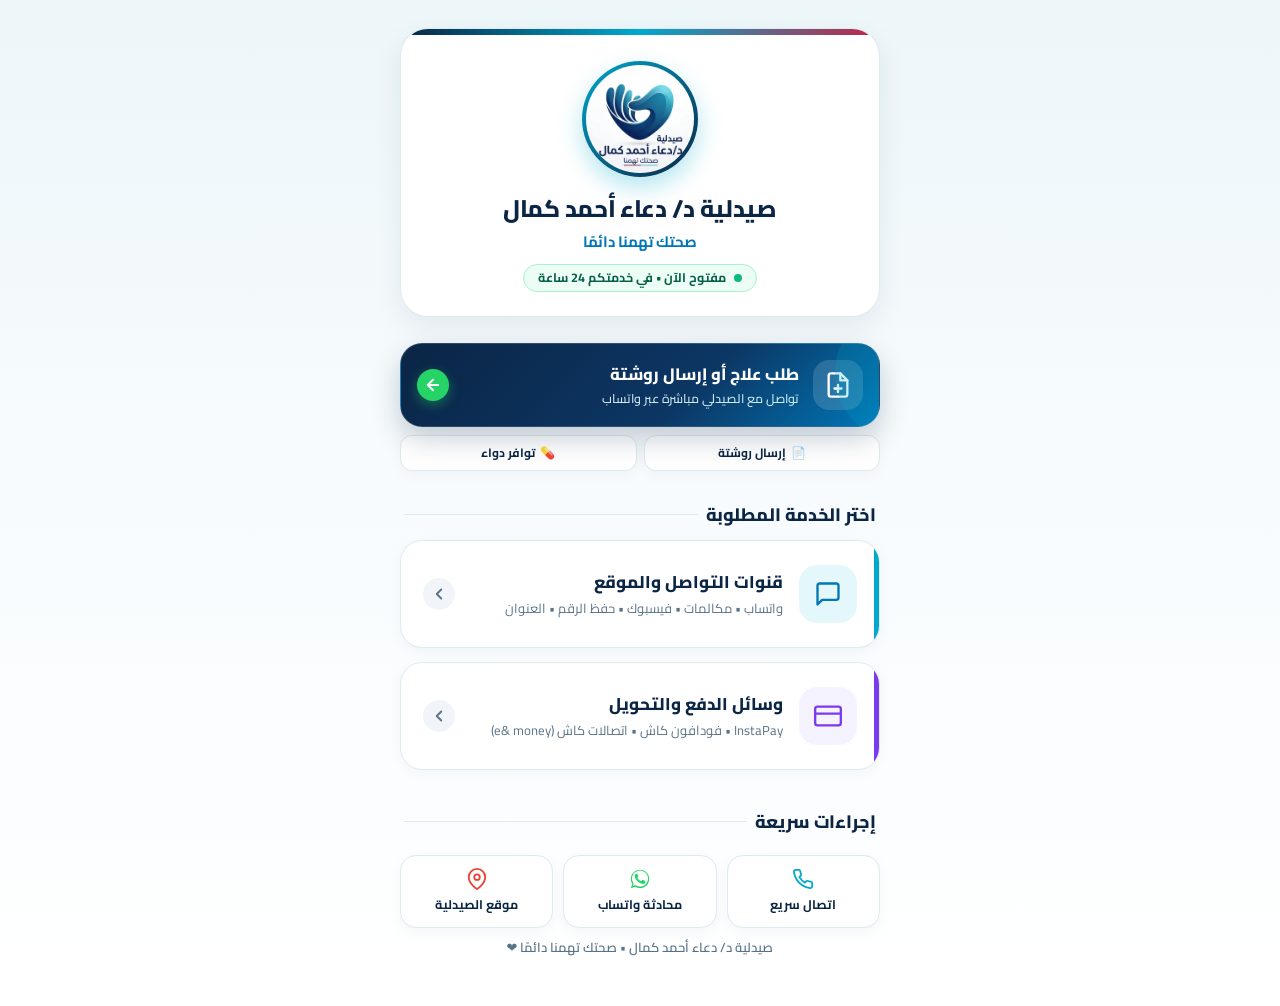
<file: index.html>
<!doctype html>
<html lang="ar" dir="rtl">
<head>
  <meta charset="utf-8">
  <meta name="viewport" content="width=device-width, initial-scale=1">
  <meta http-equiv="Content-Security-Policy" content="default-src 'self'; script-src 'self' https://*.googletagmanager.com; style-src 'self'; img-src 'self' data: https://*.google-analytics.com https://*.googletagmanager.com; font-src 'self'; connect-src 'self' https://*.google-analytics.com https://*.analytics.google.com https://*.googletagmanager.com https://*.google.com; worker-src 'self'; manifest-src 'self'; object-src 'none'; base-uri 'self'; form-action 'none'; upgrade-insecure-requests">
  <title>صيدلية د/ دعاء أحمد كمال - البوابة الإلكترونية</title>
  <meta name="description" content="البوابة الإلكترونية الرسمية لصيدلية د/ دعاء أحمد كمال - قنوات التواصل، طلب الأدوية بالروشتة، ووسائل الدفع والتحويل.">
  <meta name="color-scheme" content="light dark">
  <meta name="theme-color" content="#0b2545" media="(prefers-color-scheme: light)">
  <meta name="theme-color" content="#071526" media="(prefers-color-scheme: dark)">
  <link rel="canonical" href="https://mahmoudaboesmaill.github.io/doaa-pharmacy/">
  <meta property="og:type" content="website">
  <meta property="og:locale" content="ar_EG">
  <meta property="og:site_name" content="صيدلية د/ دعاء أحمد كمال">
  <meta property="og:title" content="صيدلية د/ دعاء أحمد كمال - البوابة الإلكترونية">
  <meta property="og:description" content="اطلب دواءك أو أرسل الروشتة عبر واتساب، واحصل على قنوات التواصل والموقع ووسائل الدفع والتحويل الإلكتروني.">
  <meta property="og:url" content="https://mahmoudaboesmaill.github.io/doaa-pharmacy/">
  <meta property="og:image" content="https://mahmoudaboesmaill.github.io/doaa-pharmacy/og-image.jpg">
  <meta property="og:image:type" content="image/jpeg">
  <meta property="og:image:width" content="1200">
  <meta property="og:image:height" content="630">
  <meta property="og:image:alt" content="شعار صيدلية د/ دعاء أحمد كمال - صحتك تهمنا">
  <meta name="twitter:card" content="summary_large_image">
  <link rel="icon" type="image/jpeg" href="logo.jpg">
  <link rel="apple-touch-icon" href="apple-touch-icon.png">
  <link rel="manifest" href="manifest.json">
  <link rel="preload" href="fonts/cairo-arabic-wght-normal.woff2" as="font" type="font/woff2" crossorigin>
  <link rel="stylesheet" href="style.css?v=5.1">
  <script src="analytics.js?v=5.1"></script>
  <script type="application/ld+json">
  {
    "@context": "https://schema.org",
    "@type": "Pharmacy",
    "name": "صيدلية د/ دعاء أحمد كمال",
    "url": "https://mahmoudaboesmaill.github.io/doaa-pharmacy/",
    "image": "https://mahmoudaboesmaill.github.io/doaa-pharmacy/og-image.jpg",
    "telephone": "+201126802211",
    "address": {
      "@type": "PostalAddress",
      "streetAddress": "طريق المنصورية، أمام مسجد التوبة، أبو رواش",
      "addressLocality": "أبو رواش",
      "addressRegion": "الجيزة",
      "addressCountry": "EG"
    },
    "geo": {
      "@type": "GeoCoordinates",
      "latitude": 30.0463882,
      "longitude": 31.0951061
    },
    "openingHoursSpecification": [
      {
        "@type": "OpeningHoursSpecification",
        "dayOfWeek": [
          "Monday",
          "Tuesday",
          "Wednesday",
          "Thursday",
          "Friday",
          "Saturday",
          "Sunday"
        ],
        "opens": "00:00",
        "closes": "23:59"
      }
    ],
    "paymentAccepted": "Cash, InstaPay, Vodafone Cash, e& money",
    "hasMap": "https://maps.app.goo.gl/hLoWiJtnFauWVxUp9",
    "sameAs": [
      "https://www.facebook.com/profile.php?id=100064100042655",
      "https://www.instagram.com/doctordoaa.pharmacy/"
    ]
  }
  </script>
  <script async src="https://www.googletagmanager.com/gtag/js?id=G-RL9CV4SLNX"></script>
</head>
<body>

<div class="wrap">
  <!-- بطاقة الشعار والترحيب -->
  <section class="hero">
    <div class="logo-wrap">
      <img src="logo.webp" alt="شعار صيدلية د/ دعاء أحمد كمال" class="logo-img" width="108" height="108" decoding="async">
    </div>
    <h1 id="pharmacyName">صيدلية د/ دعاء أحمد كمال</h1>
    <p class="subtitle" id="pharmacyTagline">صحتك تهمنا دائمًا</p>
    <div class="badge-status">
      <span class="pulse-dot"></span>
      <span id="pharmacyStatus">مفتوح الآن • في خدمتكم دائمًا</span>
    </div>
  </section>

  <!-- زر طلب دواء أو إرسال روشتة البارز -->
  <a id="rxBtn" class="rx-banner" href="#" target="_blank" rel="noopener noreferrer" data-analytics-event="prescription_click">
    <div class="rx-icon">
      <svg width="28" height="28" viewBox="0 0 24 24" fill="none" stroke="currentColor" stroke-width="2" stroke-linecap="round" stroke-linejoin="round">
        <path d="M14 2H6a2 2 0 0 0-2 2v16a2 2 0 0 0 2 2h12a2 2 0 0 0 2-2V8z"></path>
        <polyline points="14 2 14 8 20 8"></polyline>
        <line x1="12" y1="18" x2="12" y2="12"></line>
        <line x1="9" y1="15" x2="15" y2="15"></line>
      </svg>
    </div>
    <div class="rx-text">
      <h3>طلب علاج أو إرسال روشتة</h3>
      <p>تواصل مع الصيدلي مباشرة عبر واتساب</p>
    </div>
    <div class="rx-arrow">
      <svg width="18" height="18" viewBox="0 0 24 24" fill="none" stroke="currentColor" stroke-width="2.5" stroke-linecap="round" stroke-linejoin="round">
        <line x1="19" y1="12" x2="5" y2="12"></line>
        <polyline points="12 19 5 12 12 5"></polyline>
      </svg>
    </div>
  </a>

  <div class="wa-topics-bar" id="waTopicsBar" aria-label="اختيارات واتساب السريعة"></div>

  <!-- عناوين البوابات الرئيسية -->
  <div class="section-header">
    <h2 class="section-title">اختر الخدمة المطلوبة</h2>
    <div class="section-line"></div>
  </div>

  <!-- بوابة التواصل -->
  <a href="contact.html" class="portal-card" data-analytics-event="contact_page_click">
    <div class="portal-icon">
      <svg width="28" height="28" viewBox="0 0 24 24" fill="none" stroke="currentColor" stroke-width="2" stroke-linecap="round" stroke-linejoin="round">
        <path d="M21 15a2 2 0 0 1-2 2H7l-4 4V5a2 2 0 0 1 2-2h14a2 2 0 0 1 2 2z"></path>
      </svg>
    </div>
    <div class="portal-text">
      <h2>قنوات التواصل والموقع</h2>
      <p>واتساب • مكالمات • فيسبوك • حفظ الرقم • العنوان</p>
    </div>
    <div class="portal-arrow">
      <svg width="18" height="18" viewBox="0 0 24 24" fill="none" stroke="currentColor" stroke-width="2.5" stroke-linecap="round" stroke-linejoin="round">
        <polyline points="15 18 9 12 15 6"></polyline>
      </svg>
    </div>
  </a>

  <!-- بوابة الدفع -->
  <a href="payment.html" class="portal-card payment-portal" data-analytics-event="payment_page_click">
    <div class="portal-icon">
      <svg width="28" height="28" viewBox="0 0 24 24" fill="none" stroke="currentColor" stroke-width="2" stroke-linecap="round" stroke-linejoin="round">
        <rect x="1" y="4" width="22" height="16" rx="2" ry="2"></rect>
        <line x1="1" y1="10" x2="23" y2="10"></line>
      </svg>
    </div>
    <div class="portal-text">
      <h2>وسائل الدفع والتحويل</h2>
      <p>InstaPay • فودافون كاش • اتصالات كاش (e&amp; money)</p>
    </div>
    <div class="portal-arrow">
      <svg width="18" height="18" viewBox="0 0 24 24" fill="none" stroke="currentColor" stroke-width="2.5" stroke-linecap="round" stroke-linejoin="round">
        <polyline points="15 18 9 12 15 6"></polyline>
      </svg>
    </div>
  </a>

  <!-- شريط الإجراءات السريعة -->
  <div class="section-header section-header-spaced">
    <h2 class="section-title">إجراءات سريعة</h2>
    <div class="section-line"></div>
  </div>

  <div class="quick-bar">
    <a class="quick-btn" id="quickCall" href="#" data-analytics-event="phone_click">
      <svg viewBox="0 0 24 24" fill="none" stroke="#00a8cc" stroke-width="2" stroke-linecap="round" stroke-linejoin="round">
        <path d="M22 16.92v3a2 2 0 0 1-2.18 2 19.79 19.79 0 0 1-8.63-3.07 19.5 19.5 0 0 1-6-6 19.79 19.79 0 0 1-3.07-8.67A2 2 0 0 1 4.11 2h3a2 2 0 0 1 2 1.72 12.84 12.84 0 0 0 .7 2.81 2 2 0 0 1-.45 2.11L8.09 9.91a16 16 0 0 0 6 6l1.27-1.27a2 2 0 0 1 2.11-.45 12.84 12.84 0 0 0 2.81.7A2 2 0 0 1 22 16.92z"></path>
      </svg>
      اتصال سريع
    </a>

    <a class="quick-btn" id="quickWa" href="#" target="_blank" rel="noopener noreferrer" data-analytics-event="whatsapp_click">
      <svg viewBox="0 0 24 24" fill="#25d366">
        <path d="M12.031 2C6.516 2 2.016 6.5 2.016 12.016c0 1.953.563 3.828 1.625 5.438L2.016 22l4.672-1.578c1.547.969 3.328 1.5 5.344 1.5 5.516 0 10.016-4.5 10.016-10.016C22.047 6.5 17.547 2 12.031 2zm0 18.297c-1.734 0-3.359-.5-4.75-1.422l-.344-.219-2.781.938.953-2.688-.234-.375c-1.047-1.469-1.609-3.219-1.609-5.016 0-4.828 3.938-8.766 8.766-8.766 4.828 0 8.766 3.938 8.766 8.766s-3.938 8.781-8.766 8.781zm4.813-6.578c-.266-.141-1.578-.781-1.828-.875-.25-.094-.438-.141-.625.141-.188.281-.719.875-.875 1.063-.156.188-.328.203-.594.063-.266-.141-1.125-.422-2.156-1.344-.813-.719-1.359-1.609-1.516-1.891-.156-.266-.016-.422.125-.563.125-.125.266-.328.406-.5.141-.156.188-.266.281-.453.094-.188.047-.359-.031-.5-.078-.141-.625-1.516-.859-2.078-.234-.547-.469-.469-.641-.484l-.547-.016c-.188 0-.5.078-.766.359-.266.281-1.016 1-1.016 2.438s1.047 2.828 1.188 3.016c.156.188 2.063 3.156 5 4.422.703.313 1.25.484 1.688.625.703.219 1.344.188 1.859.109.578-.094 1.578-.656 1.813-1.281.234-.625.234-1.156.156-1.281-.078-.125-.266-.203-.531-.344z"/>
      </svg>
      محادثة واتساب
    </a>

    <a class="quick-btn" id="quickMap" href="#" target="_blank" rel="noopener noreferrer" data-analytics-event="maps_click">
      <svg viewBox="0 0 24 24" fill="none" stroke="#ea4335" stroke-width="2" stroke-linecap="round" stroke-linejoin="round">
        <path d="M21 10c0 7-9 13-9 13s-9-6-9-13a9 9 0 0 1 18 0z"></path>
        <circle cx="12" cy="10" r="3"></circle>
      </svg>
      موقع الصيدلية
    </a>
  </div>

  <div class="footer">
    <span>صيدلية د/ دعاء أحمد كمال • صحتك تهمنا دائمًا ❤️</span>
  </div>
</div>

<script src="settings.js?v=5.1"></script>
<script src="site-common.js?v=5.1"></script>
<script src="index.js?v=5.1"></script>

</body>
</html>
</file>
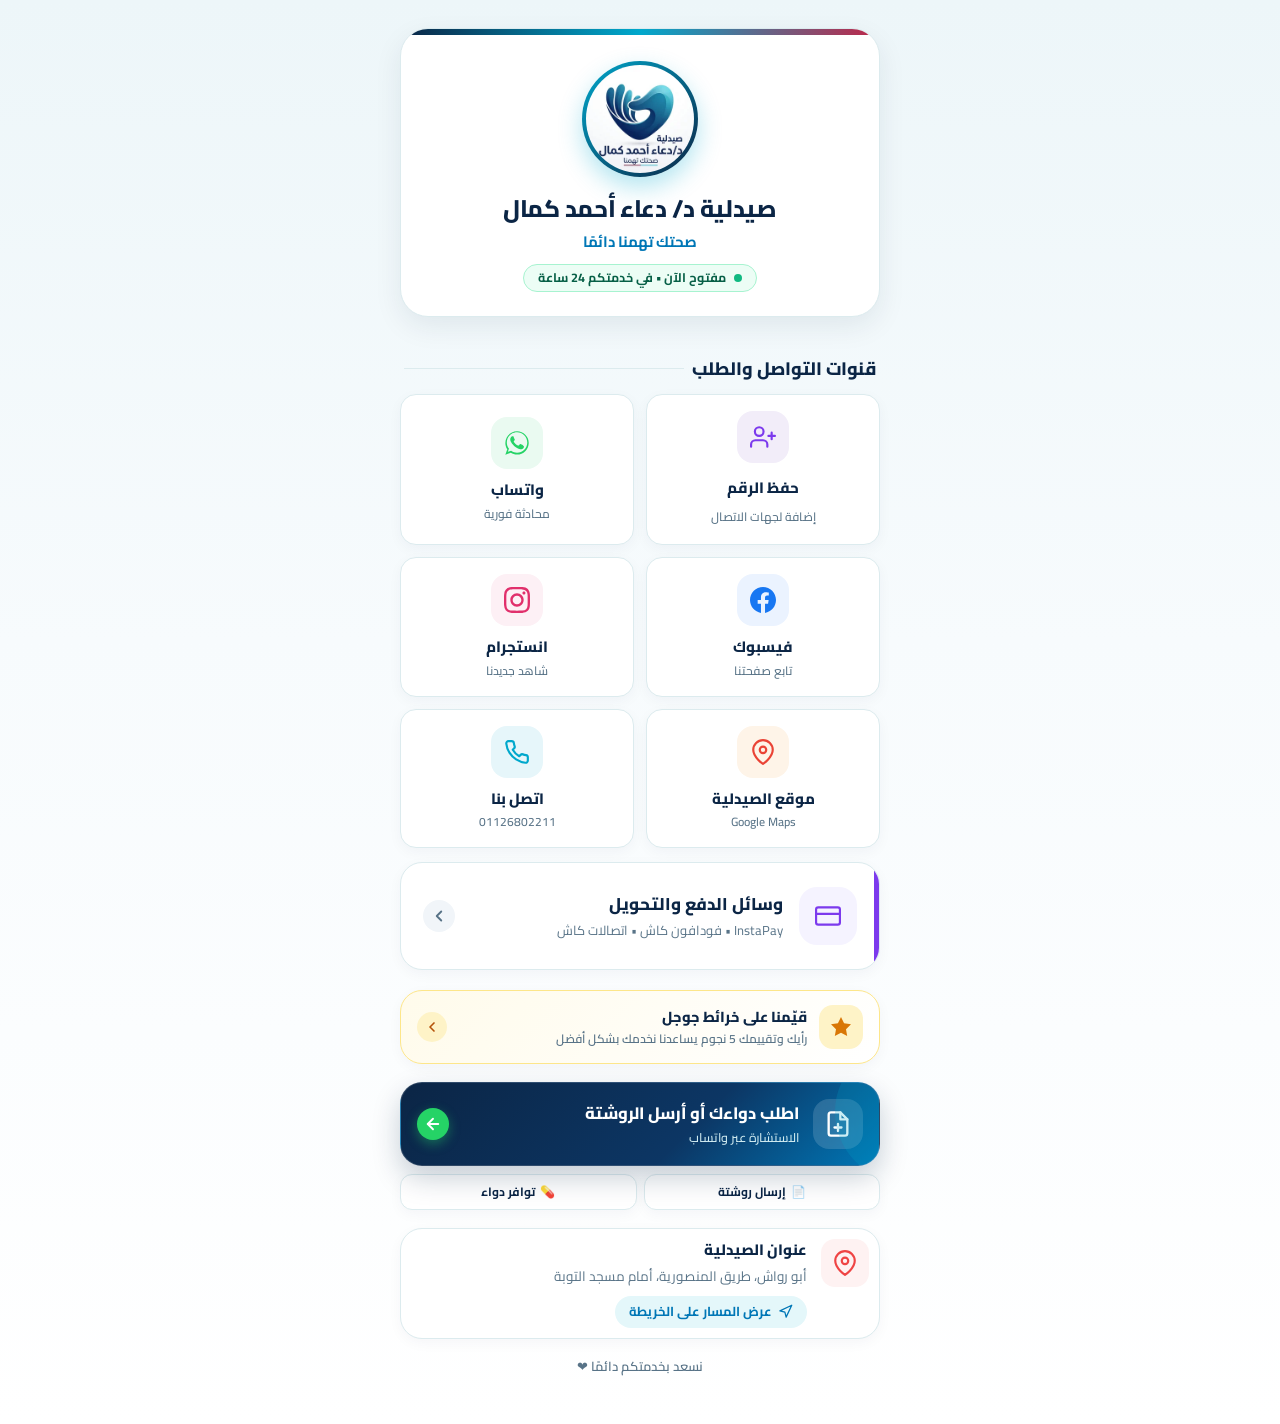
<file: contact.html>
<!doctype html>
<html lang="ar" dir="rtl">
<head>
  <meta charset="utf-8">
  <meta name="viewport" content="width=device-width, initial-scale=1">
  <meta http-equiv="Content-Security-Policy" content="default-src 'self'; script-src 'self' https://*.googletagmanager.com; style-src 'self'; img-src 'self' data: https://*.google-analytics.com https://*.googletagmanager.com; font-src 'self'; connect-src 'self' https://*.google-analytics.com https://*.analytics.google.com https://*.googletagmanager.com https://*.google.com; worker-src 'self'; manifest-src 'self'; object-src 'none'; base-uri 'self'; form-action 'none'; upgrade-insecure-requests">
  <title>تواصل معنا - صيدلية د/ دعاء أحمد كمال</title>
  <meta name="description" content="تواصل مع صيدلية د/ دعاء أحمد كمال، احفظ جهة الاتصال واطلب علاجك مباشرة عبر واتساب.">
  <meta name="color-scheme" content="light dark">
  <meta name="theme-color" content="#0b2545" media="(prefers-color-scheme: light)">
  <meta name="theme-color" content="#071526" media="(prefers-color-scheme: dark)">
  <link rel="canonical" href="https://mahmoudaboesmaill.github.io/doaa-pharmacy/contact.html">
  <meta property="og:type" content="website">
  <meta property="og:locale" content="ar_EG">
  <meta property="og:site_name" content="صيدلية د/ دعاء أحمد كمال">
  <meta property="og:title" content="تواصل معنا - صيدلية د/ دعاء أحمد كمال">
  <meta property="og:description" content="تواصل مع صيدلية د/ دعاء أحمد كمال، احفظ جهة الاتصال واطلب علاجك مباشرة عبر واتساب.">
  <meta property="og:url" content="https://mahmoudaboesmaill.github.io/doaa-pharmacy/contact.html">
  <meta property="og:image" content="https://mahmoudaboesmaill.github.io/doaa-pharmacy/og-image.jpg">
  <meta property="og:image:type" content="image/jpeg">
  <meta property="og:image:width" content="1200">
  <meta property="og:image:height" content="630">
  <meta property="og:image:alt" content="شعار صيدلية د/ دعاء أحمد كمال - صحتك تهمنا">
  <meta name="twitter:card" content="summary_large_image">
  <link rel="icon" type="image/jpeg" href="logo.jpg">
  <link rel="apple-touch-icon" href="apple-touch-icon.png">
  <link rel="manifest" href="manifest.json">
  <link rel="preload" href="fonts/cairo-arabic-wght-normal.woff2" as="font" type="font/woff2" crossorigin>
  <link rel="stylesheet" href="style.css?v=5.1">
  <script src="analytics.js?v=5.1"></script>
  <script type="application/ld+json">
  {
    "@context": "https://schema.org",
    "@type": "Pharmacy",
    "name": "صيدلية د/ دعاء أحمد كمال",
    "url": "https://mahmoudaboesmaill.github.io/doaa-pharmacy/",
    "image": "https://mahmoudaboesmaill.github.io/doaa-pharmacy/og-image.jpg",
    "telephone": "+201126802211",
    "address": {
      "@type": "PostalAddress",
      "streetAddress": "طريق المنصورية، أمام مسجد التوبة، أبو رواش",
      "addressLocality": "أبو رواش",
      "addressRegion": "الجيزة",
      "addressCountry": "EG"
    },
    "geo": {
      "@type": "GeoCoordinates",
      "latitude": 30.0463882,
      "longitude": 31.0951061
    },
    "openingHoursSpecification": [
      {
        "@type": "OpeningHoursSpecification",
        "dayOfWeek": [
          "Monday",
          "Tuesday",
          "Wednesday",
          "Thursday",
          "Friday",
          "Saturday",
          "Sunday"
        ],
        "opens": "00:00",
        "closes": "23:59"
      }
    ],
    "paymentAccepted": "Cash, InstaPay, Vodafone Cash, e& money",
    "hasMap": "https://maps.app.goo.gl/hLoWiJtnFauWVxUp9",
    "sameAs": [
      "https://www.facebook.com/profile.php?id=100064100042655",
      "https://www.instagram.com/doctordoaa.pharmacy/"
    ]
  }
  </script>
  <script async src="https://www.googletagmanager.com/gtag/js?id=G-RL9CV4SLNX"></script>
</head>
<body class="contact-page">

<div class="wrap">
  <!-- بطاقة الشعار والبيانات الرئيسية -->
  <section class="hero">
    <a href="index.html" class="logo-wrap" aria-label="العودة للصفحة الرئيسية">
      <img src="logo.webp" alt="شعار صيدلية د/ دعاء أحمد كمال" class="logo-img" width="108" height="108" decoding="async">
    </a>
    <h1><a href="index.html" class="hero-home-link" id="pharmacyName">صيدلية د/ دعاء أحمد كمال</a></h1>
    <p class="subtitle" id="pharmacyTagline">صحتك تهمنا دائمًا</p>
    <div class="badge-status">
      <span class="pulse-dot"></span>
      <span id="pharmacyStatus">مفتوح الآن • في خدمتكم دائمًا</span>
    </div>
  </section>


  <!-- قنوات التواصل -->
  <div class="section-header">
    <h2 class="section-title">قنوات التواصل والطلب</h2>
    <div class="section-line"></div>
  </div>

  <div class="grid" id="linksGrid">
<!-- حفظ الرقم كجهة اتصال -->
    <button class="tile" id="saveContactBtn" type="button" data-analytics-event="save_contact_click">
      <div class="tile-icon-wrap bg-vcard">
        <svg width="26" height="26" viewBox="0 0 24 24" fill="none" stroke="currentColor" stroke-width="2" stroke-linecap="round" stroke-linejoin="round">
          <path d="M16 21v-2a4 4 0 0 0-4-4H5a4 4 0 0 0-4 4v2"></path>
          <circle cx="8.5" cy="7" r="4"></circle>
          <line x1="20" y1="8" x2="20" y2="14"></line>
          <line x1="23" y1="11" x2="17" y2="11"></line>
        </svg>
      </div>
      <b>حفظ الرقم</b>
      <span>إضافة لجهات الاتصال</span>
    </button>
    <!-- محادثة واتساب -->
    <a class="tile" id="waTile" href="#" target="_blank" rel="noopener noreferrer" data-analytics-event="whatsapp_click">
      <div class="tile-icon-wrap bg-wa">
        <svg width="28" height="28" viewBox="0 0 24 24" fill="currentColor">
          <path d="M12.031 2C6.516 2 2.016 6.5 2.016 12.016c0 1.953.563 3.828 1.625 5.438L2.016 22l4.672-1.578c1.547.969 3.328 1.5 5.344 1.5 5.516 0 10.016-4.5 10.016-10.016C22.047 6.5 17.547 2 12.031 2zm0 18.297c-1.734 0-3.359-.5-4.75-1.422l-.344-.219-2.781.938.953-2.688-.234-.375c-1.047-1.469-1.609-3.219-1.609-5.016 0-4.828 3.938-8.766 8.766-8.766 4.828 0 8.766 3.938 8.766 8.766s-3.938 8.781-8.766 8.781zm4.813-6.578c-.266-.141-1.578-.781-1.828-.875-.25-.094-.438-.141-.625.141-.188.281-.719.875-.875 1.063-.156.188-.328.203-.594.063-.266-.141-1.125-.422-2.156-1.344-.813-.719-1.359-1.609-1.516-1.891-.156-.266-.016-.422.125-.563.125-.125.266-.328.406-.5.141-.156.188-.266.281-.453.094-.188.047-.359-.031-.5-.078-.141-.625-1.516-.859-2.078-.234-.547-.469-.469-.641-.484l-.547-.016c-.188 0-.5.078-.766.359-.266.281-1.016 1-1.016 2.438s1.047 2.828 1.188 3.016c.156.188 2.063 3.156 5 4.422.703.313 1.25.484 1.688.625.703.219 1.344.188 1.859.109.578-.094 1.578-.656 1.813-1.281.234-.625.234-1.156.156-1.281-.078-.125-.266-.203-.531-.344z"/>
        </svg>
      </div>
      <b>واتساب</b>
      <span>محادثة فورية</span>
    </a>
    <!-- فيسبوك -->
    <a class="tile" id="fbTile" href="#" target="_blank" rel="noopener noreferrer" data-analytics-event="facebook_click">
      <div class="tile-icon-wrap bg-fb">
        <svg width="26" height="26" viewBox="0 0 24 24" fill="currentColor">
          <path d="M24 12.073c0-6.627-5.373-12-12-12s-12 5.373-12 12c0 5.99 4.388 10.954 10.125 11.854v-8.385H7.078v-3.47h3.047V9.43c0-3.007 1.792-4.669 4.533-4.669 1.312 0 2.686.235 2.686.235v2.953H15.83c-1.491 0-1.956.925-1.956 1.874v2.25h3.328l-.532 3.47h-2.796v8.385C19.612 23.027 24 18.062 24 12.073z"/>
        </svg>
      </div>
      <b>فيسبوك</b>
      <span>تابع صفحتنا</span>
    </a>

    <!-- انستجرام -->
    <a class="tile" id="igTile" href="#" target="_blank" rel="noopener noreferrer" data-analytics-event="instagram_click">
      <div class="tile-icon-wrap bg-ig">
        <svg width="26" height="26" viewBox="0 0 24 24" fill="currentColor">
          <path d="M12 2.163c3.204 0 3.584.012 4.85.07 3.252.148 4.771 1.691 4.919 4.919.058 1.265.069 1.645.069 4.849 0 3.205-.012 3.584-.069 4.849-.149 3.225-1.664 4.771-4.919 4.919-1.266.058-1.644.07-4.85.07-3.204 0-3.584-.012-4.849-.07-3.26-.149-4.771-1.699-4.919-4.92-.058-1.265-.07-1.644-.07-4.849 0-3.204.013-3.583.07-4.849.149-3.227 1.664-4.771 4.919-4.919 1.266-.057 1.645-.069 4.849-.069zm0-2.163c-3.259 0-3.667.014-4.947.072-4.358.2-6.78 2.618-6.98 6.98-.059 1.281-.073 1.689-.073 4.948 0 3.259.014 3.668.072 4.948.2 4.358 2.618 6.78 6.98 6.98 1.281.058 1.689.072 4.948.072 3.259 0 3.668-.014 4.948-.072 4.354-.2 6.782-2.618 6.979-6.98.059-1.28.073-1.689.073-4.948 0-3.259-.014-3.667-.072-4.947-.196-4.354-2.617-6.78-6.979-6.98-1.281-.059-1.69-.073-4.949-.073zm0 5.838c-3.403 0-6.162 2.759-6.162 6.162s2.759 6.163 6.162 6.163 6.162-2.759 6.162-6.163c0-3.403-2.759-6.162-6.162-6.162zm0 10.162c-2.209 0-4-1.79-4-4 0-2.209 1.791-4 4-4s4 1.791 4 4c0 2.21-1.791 4-4 4zm6.406-11.845c-.796 0-1.441.645-1.441 1.44s.645 1.44 1.441 1.44c.795 0 1.439-.645 1.439-1.44s-.644-1.44-1.439-1.44z"/>
        </svg>
      </div>
      <b>انستجرام</b>
      <span>شاهد جديدنا</span>
    </a>
<!-- خرائط جوجل والموقع -->
    <a class="tile" id="mapsTile" href="#" target="_blank" rel="noopener noreferrer" data-analytics-event="maps_click">
      <div class="tile-icon-wrap bg-maps">
        <svg width="26" height="26" viewBox="0 0 24 24" fill="none" stroke="currentColor" stroke-width="2" stroke-linecap="round" stroke-linejoin="round">
          <path d="M21 10c0 7-9 13-9 13s-9-6-9-13a9 9 0 0 1 18 0z"></path>
          <circle cx="12" cy="10" r="3"></circle>
        </svg>
      </div>
      <b>موقع الصيدلية</b>
      <span>Google Maps</span>
    </a>

    <!-- اتصال هاتفي -->
    <a class="tile" id="phoneTile" href="#" data-analytics-event="phone_click">
      <div class="tile-icon-wrap bg-phone">
        <svg width="26" height="26" viewBox="0 0 24 24" fill="none" stroke="currentColor" stroke-width="2" stroke-linecap="round" stroke-linejoin="round">
          <path d="M22 16.92v3a2 2 0 0 1-2.18 2 19.79 19.79 0 0 1-8.63-3.07 19.5 19.5 0 0 1-6-6 19.79 19.79 0 0 1-3.07-8.67A2 2 0 0 1 4.11 2h3a2 2 0 0 1 2 1.72 12.84 12.84 0 0 0 .7 2.81 2 2 0 0 1-.45 2.11L8.09 9.91a16 16 0 0 0 6 6l1.27-1.27a2 2 0 0 1 2.11-.45 12.84 12.84 0 0 0 2.81.7A2 2 0 0 1 22 16.92z"></path>
        </svg>
      </div>
      <b>اتصل بنا</b>
      <span id="phoneLabel">01126802211</span>
    </a>

  </div>
  <!-- زر الانتقال لصفحة الدفع -->
  <a href="payment.html" class="portal-card payment-portal portal-card-flush" data-analytics-event="payment_page_click">
    <div class="portal-icon">
      <svg width="26" height="26" viewBox="0 0 24 24" fill="none" stroke="currentColor" stroke-width="2" stroke-linecap="round" stroke-linejoin="round">
        <rect x="1" y="4" width="22" height="16" rx="2" ry="2"></rect>
        <line x1="1" y1="10" x2="23" y2="10"></line>
      </svg>
    </div>
    <div class="portal-text">
      <h2>وسائل الدفع والتحويل</h2>
      <p>InstaPay • فودافون كاش • اتصالات كاش</p>
    </div>
    <div class="portal-arrow">
      <svg width="18" height="18" viewBox="0 0 24 24" fill="none" stroke="currentColor" stroke-width="2.5" stroke-linecap="round" stroke-linejoin="round">
        <polyline points="15 18 9 12 15 6"></polyline>
      </svg>
    </div>
  </a>

  <a id="reviewBtn" class="review-card" href="#" target="_blank" rel="noopener noreferrer" data-analytics-event="google_review_click">
    <div class="review-icon">
      <svg width="24" height="24" viewBox="0 0 24 24" fill="currentColor" aria-hidden="true">
        <polygon points="12 2 15.09 8.26 22 9.27 17 14.14 18.18 21.02 12 17.77 5.82 21.02 7 14.14 2 9.27 8.91 8.26 12 2"></polygon>
      </svg>
    </div>
    <div class="review-text">
      <b>قيّمنا على خرائط جوجل</b>
      <span>رأيك وتقييمك 5 نجوم يساعدنا نخدمك بشكل أفضل</span>
    </div>
    <div class="review-arrow">
      <svg width="16" height="16" viewBox="0 0 24 24" fill="none" stroke="currentColor" stroke-width="2.5" stroke-linecap="round" stroke-linejoin="round" aria-hidden="true">
        <polyline points="15 18 9 12 15 6"></polyline>
      </svg>
    </div>
  </a>

<!-- زر طلب دواء أو إرسال روشتة البارز -->
  <a id="rxBtn" class="rx-banner" href="#" target="_blank" rel="noopener noreferrer" data-analytics-event="prescription_click">
    <div class="rx-icon">
      <svg width="28" height="28" viewBox="0 0 24 24" fill="none" stroke="currentColor" stroke-width="2" stroke-linecap="round" stroke-linejoin="round">
        <path d="M14 2H6a2 2 0 0 0-2 2v16a2 2 0 0 0 2 2h12a2 2 0 0 0 2-2V8z"></path>
        <polyline points="14 2 14 8 20 8"></polyline>
        <line x1="12" y1="18" x2="12" y2="12"></line>
        <line x1="9" y1="15" x2="15" y2="15"></line>
      </svg>
    </div>
    <div class="rx-text">
      <h3>اطلب دواءك أو أرسل الروشتة</h3>
      <p>الاستشارة عبر واتساب</p>
    </div>
    <div class="rx-arrow">
      <svg width="18" height="18" viewBox="0 0 24 24" fill="none" stroke="currentColor" stroke-width="2.5" stroke-linecap="round" stroke-linejoin="round">
        <line x1="19" y1="12" x2="5" y2="12"></line>
        <polyline points="12 19 5 12 12 5"></polyline>
      </svg>
    </div>
  </a>

  <div class="wa-topics-bar" id="waTopicsBar" aria-label="اختيارات واتساب السريعة"></div>

<!-- بطاقة العنوان والموقع -->
  <div class="card-address">
    <div class="address-icon">
      <svg width="26" height="26" viewBox="0 0 24 24" fill="none" stroke="currentColor" stroke-width="2" stroke-linecap="round" stroke-linejoin="round">
        <path d="M21 10c0 7-9 13-9 13s-9-6-9-13a9 9 0 0 1 18 0z"></path>
        <circle cx="12" cy="10" r="3"></circle>
      </svg>
    </div>

    <div class="address-info">
      <div class="label">عنوان الصيدلية</div>
      <div class="value" id="addressText"></div>
      <a class="btn-directions" id="directionsBtn" href="#" target="_blank" rel="noopener noreferrer" data-analytics-event="maps_click">
        <svg width="15" height="15" viewBox="0 0 24 24" fill="none" stroke="currentColor" stroke-width="2" stroke-linecap="round" stroke-linejoin="round">
          <polygon points="3 11 22 2 13 21 11 13 3 11"></polygon>
        </svg>
        عرض المسار على الخريطة
      </a>
    </div>
  </div>

  <div class="footer">
    <span>نسعد بخدمتكم دائمًا ❤️</span>
  </div>
</div>

<script src="settings.js?v=5.1"></script>
<script src="site-common.js?v=5.1"></script>
<script src="contact.js?v=5.1"></script>

</body>
</html>
</file>
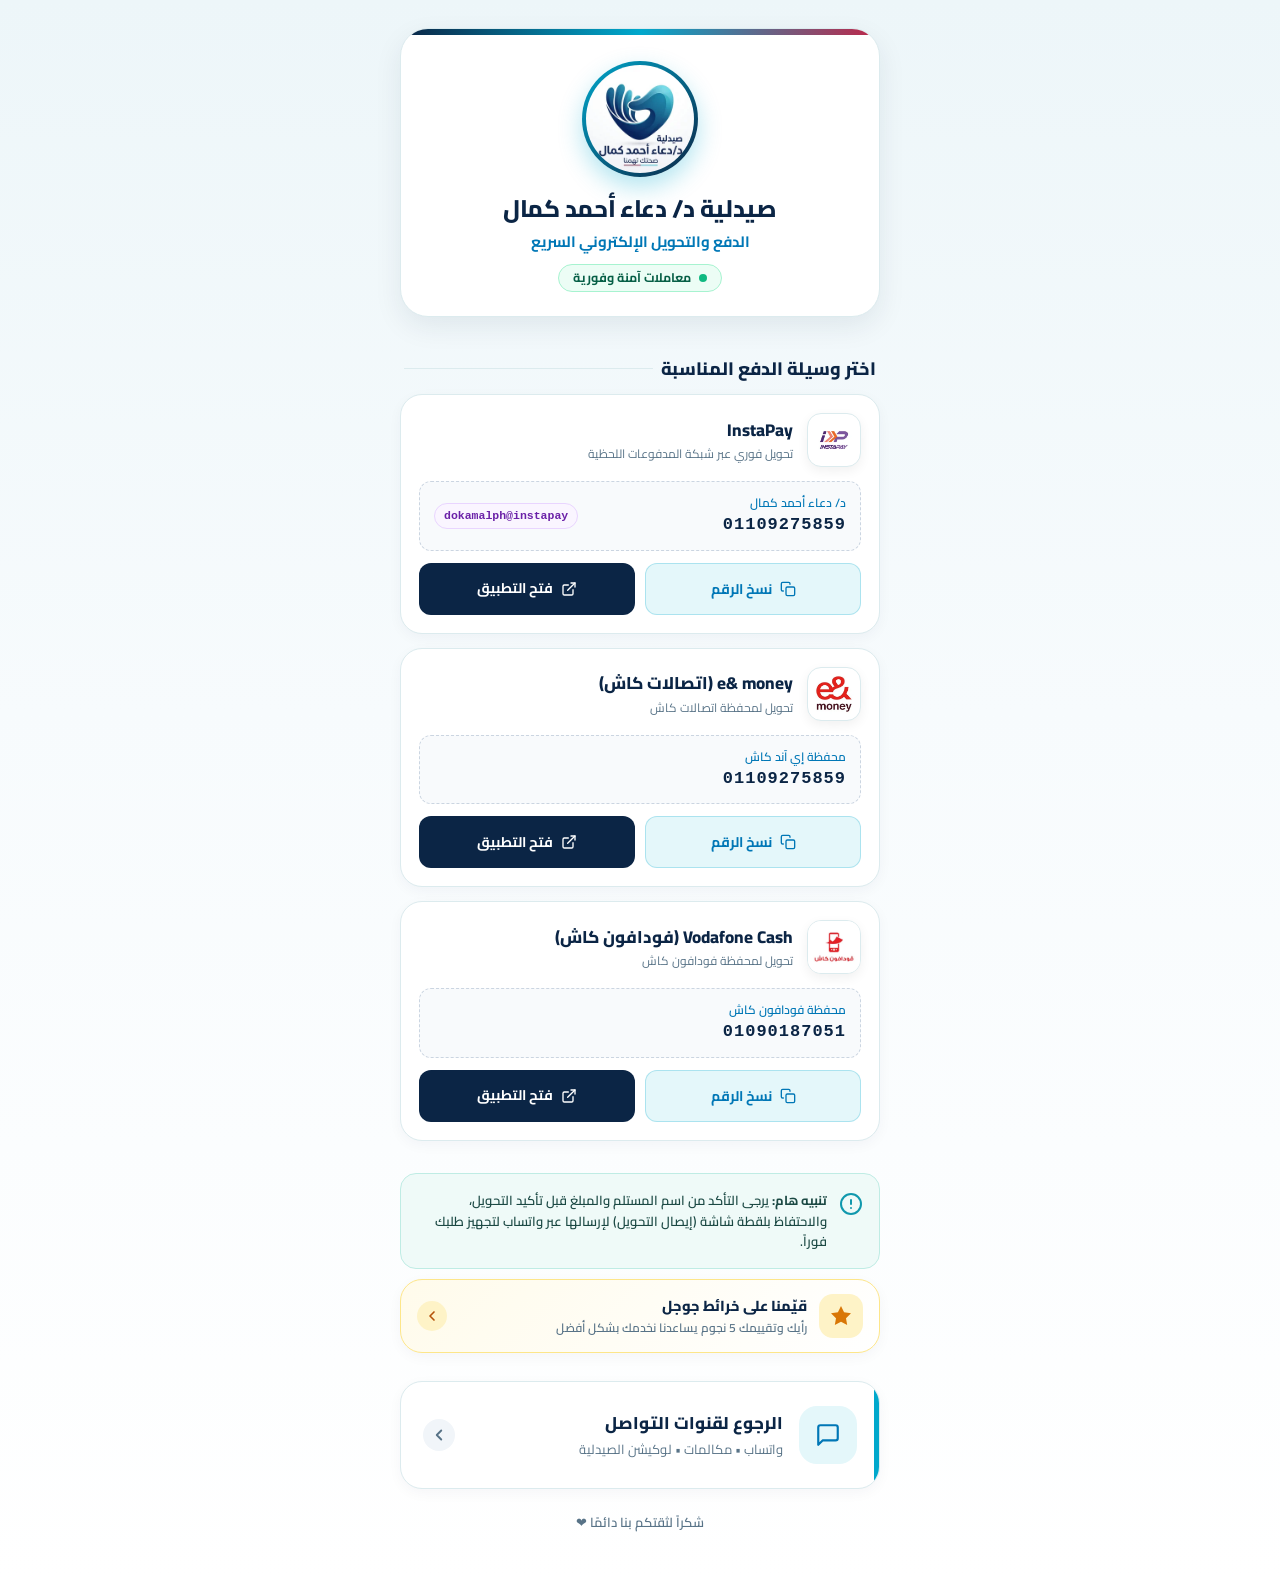
<file: payment.html>
<!doctype html>
<html lang="ar" dir="rtl">
<head>
  <meta charset="utf-8">
  <meta name="viewport" content="width=device-width, initial-scale=1">
  <meta http-equiv="Content-Security-Policy" content="default-src 'self'; script-src 'self' https://*.googletagmanager.com; style-src 'self'; img-src 'self' data: https://*.google-analytics.com https://*.googletagmanager.com; font-src 'self'; connect-src 'self' https://*.google-analytics.com https://*.analytics.google.com https://*.googletagmanager.com https://*.google.com; worker-src 'self'; manifest-src 'self'; object-src 'none'; base-uri 'self'; form-action 'none'; upgrade-insecure-requests">
  <title>وسائل الدفع - صيدلية د/ دعاء أحمد كمال</title>
  <meta name="description" content="وسائل الدفع الإلكتروني والتحويل السريع لصيدلية د/ دعاء أحمد كمال - InstaPay و e& money وفودافون كاش.">
  <meta name="color-scheme" content="light dark">
  <meta name="theme-color" content="#0b2545" media="(prefers-color-scheme: light)">
  <meta name="theme-color" content="#071526" media="(prefers-color-scheme: dark)">
  <link rel="canonical" href="https://mahmoudaboesmaill.github.io/doaa-pharmacy/payment.html">
  <meta property="og:type" content="website">
  <meta property="og:locale" content="ar_EG">
  <meta property="og:site_name" content="صيدلية د/ دعاء أحمد كمال">
  <meta property="og:title" content="وسائل الدفع - صيدلية د/ دعاء أحمد كمال">
  <meta property="og:description" content="وسائل الدفع الإلكتروني والتحويل السريع لصيدلية د/ دعاء أحمد كمال - InstaPay و e& money وفودافون كاش.">
  <meta property="og:url" content="https://mahmoudaboesmaill.github.io/doaa-pharmacy/payment.html">
  <meta property="og:image" content="https://mahmoudaboesmaill.github.io/doaa-pharmacy/og-image.jpg">
  <meta property="og:image:type" content="image/jpeg">
  <meta property="og:image:width" content="1200">
  <meta property="og:image:height" content="630">
  <meta property="og:image:alt" content="شعار صيدلية د/ دعاء أحمد كمال - صحتك تهمنا">
  <meta name="twitter:card" content="summary_large_image">
  <link rel="icon" type="image/jpeg" href="logo.jpg">
  <link rel="apple-touch-icon" href="apple-touch-icon.png">
  <link rel="manifest" href="manifest.json">
  <link rel="preload" href="fonts/cairo-arabic-wght-normal.woff2" as="font" type="font/woff2" crossorigin>
  <link rel="stylesheet" href="style.css?v=5.1">
  <script src="analytics.js?v=5.1"></script>
  <script async src="https://www.googletagmanager.com/gtag/js?id=G-RL9CV4SLNX"></script>
</head>
<body class="payment-page">

<div class="wrap">
  <!-- بطاقة الشعار والبيانات الرئيسية -->
  <section class="hero">
    <a href="index.html" class="logo-wrap" aria-label="العودة للصفحة الرئيسية">
      <img src="logo.webp" alt="شعار صيدلية د/ دعاء أحمد كمال" class="logo-img" width="108" height="108" decoding="async">
    </a>
    <h1><a href="index.html" class="hero-home-link" id="pharmacyName">صيدلية د/ دعاء أحمد كمال</a></h1>
    <p class="subtitle">الدفع والتحويل الإلكتروني السريع</p>
    <div class="badge-status">
      <span class="pulse-dot"></span>
      <span>معاملات آمنة وفورية</span>
    </div>
  </section>

  <!-- عنوان القسم -->
  <div class="section-header">
    <h2 class="section-title">اختر وسيلة الدفع المناسبة</h2>
    <div class="section-line"></div>
  </div>

  <!-- حاوية بطاقات الدفع -->
  <div id="paymentCardsList"></div>

  <!-- صندوق الإرشادات والتنبيه -->
  <div class="notice-box">
    <svg width="24" height="24" viewBox="0 0 24 24" fill="none" stroke="currentColor" stroke-width="2" stroke-linecap="round" stroke-linejoin="round">
      <circle cx="12" cy="12" r="10"></circle>
      <line x1="12" y1="8" x2="12" y2="12"></line>
      <line x1="12" y1="16" x2="12.01" y2="16"></line>
    </svg>
    <div>
      <p><strong>تنبيه هام:</strong> يرجى التأكد من اسم المستلم والمبلغ قبل تأكيد التحويل، والاحتفاظ بلقطة شاشة (إيصال التحويل) لإرسالها عبر واتساب لتجهيز طلبك فوراً.</p>
    </div>
  </div>

  <!-- بطاقة تقييم الصيدلية على خرائط جوجل -->
  <a id="reviewBtn" class="review-card" href="#" target="_blank" rel="noopener noreferrer" data-analytics-event="google_review_click">
    <div class="review-icon">
      <svg width="24" height="24" viewBox="0 0 24 24" fill="currentColor" aria-hidden="true">
        <polygon points="12 2 15.09 8.26 22 9.27 17 14.14 18.18 21.02 12 17.77 5.82 21.02 7 14.14 2 9.27 8.91 8.26 12 2"></polygon>
      </svg>
    </div>
    <div class="review-text">
      <b>قيّمنا على خرائط جوجل</b>
      <span>رأيك وتقييمك 5 نجوم يساعدنا نخدمك بشكل أفضل</span>
    </div>
    <div class="review-arrow">
      <svg width="16" height="16" viewBox="0 0 24 24" fill="none" stroke="currentColor" stroke-width="2.5" stroke-linecap="round" stroke-linejoin="round" aria-hidden="true">
        <polyline points="15 18 9 12 15 6"></polyline>
      </svg>
    </div>
  </a>

  <!-- زر العودة للتواصل -->
  <a href="contact.html" class="portal-card portal-card-top" data-analytics-event="contact_page_click">
    <div class="portal-icon">
      <svg width="26" height="26" viewBox="0 0 24 24" fill="none" stroke="currentColor" stroke-width="2" stroke-linecap="round" stroke-linejoin="round">
        <path d="M21 15a2 2 0 0 1-2 2H7l-4 4V5a2 2 0 0 1 2-2h14a2 2 0 0 1 2 2z"></path>
      </svg>
    </div>
    <div class="portal-text">
      <h2>الرجوع لقنوات التواصل</h2>
      <p>واتساب • مكالمات • لوكيشن الصيدلية</p>
    </div>
    <div class="portal-arrow">
      <svg width="18" height="18" viewBox="0 0 24 24" fill="none" stroke="currentColor" stroke-width="2.5" stroke-linecap="round" stroke-linejoin="round">
        <polyline points="15 18 9 12 15 6"></polyline>
      </svg>
    </div>
  </a>

  <div class="footer">
    <span>شكراً لثقتكم بنا دائمًا ❤️</span>
  </div>
</div>

<!-- إشعار النسخ المنبثق -->
<div class="toast" id="toast" role="status" aria-live="polite" aria-atomic="true">
  <svg width="18" height="18" viewBox="0 0 24 24" fill="none" stroke="#22c55e" stroke-width="2.5" stroke-linecap="round" stroke-linejoin="round">
    <polyline points="20 6 9 17 4 12"></polyline>
  </svg>
  <span id="toastText">تم نسخ الرقم بنجاح</span>
</div>

<template id="paymentCardTemplate">
  <div class="payment-card">
    <div class="payment-header">
      <div class="payment-logo">
        <img src="logo.webp" alt="" width="44" height="44" decoding="async">
      </div>
      <div class="payment-details">
        <div class="payment-name"></div>
        <div class="payment-note"></div>
      </div>
    </div>

    <div class="account-box" role="button" tabindex="0">
      <div>
        <div class="account-holder"></div>
        <div class="account-number"></div>
      </div>
      <span class="ipa-badge" dir="ltr" hidden></span>
    </div>

    <div class="payment-actions">
      <button type="button" class="btn btn-copy">
        <svg width="16" height="16" viewBox="0 0 24 24" fill="none" stroke="currentColor" stroke-width="2" stroke-linecap="round" stroke-linejoin="round" aria-hidden="true">
          <rect x="9" y="9" width="13" height="13" rx="2" ry="2"></rect>
          <path d="M5 15H4a2 2 0 0 1-2-2V4a2 2 0 0 1 2-2h9a2 2 0 0 1 2 2v1"></path>
        </svg>
        <span class="btn-label">نسخ الرقم</span>
      </button>
      <a class="btn btn-app" href="#" target="_blank" rel="noopener noreferrer">
        <svg width="16" height="16" viewBox="0 0 24 24" fill="none" stroke="currentColor" stroke-width="2" stroke-linecap="round" stroke-linejoin="round" aria-hidden="true">
          <path d="M18 13v6a2 2 0 0 1-2 2H5a2 2 0 0 1-2-2V8a2 2 0 0 1 2-2h6"></path>
          <polyline points="15 3 21 3 21 9"></polyline>
          <line x1="10" y1="14" x2="21" y2="3"></line>
        </svg>
        <span>فتح التطبيق</span>
      </a>
    </div>
  </div>
</template>

<script src="settings.js?v=5.1"></script>
<script src="site-common.js?v=5.1"></script>
<script src="payment.js?v=5.1"></script>

</body>
</html>
</file>
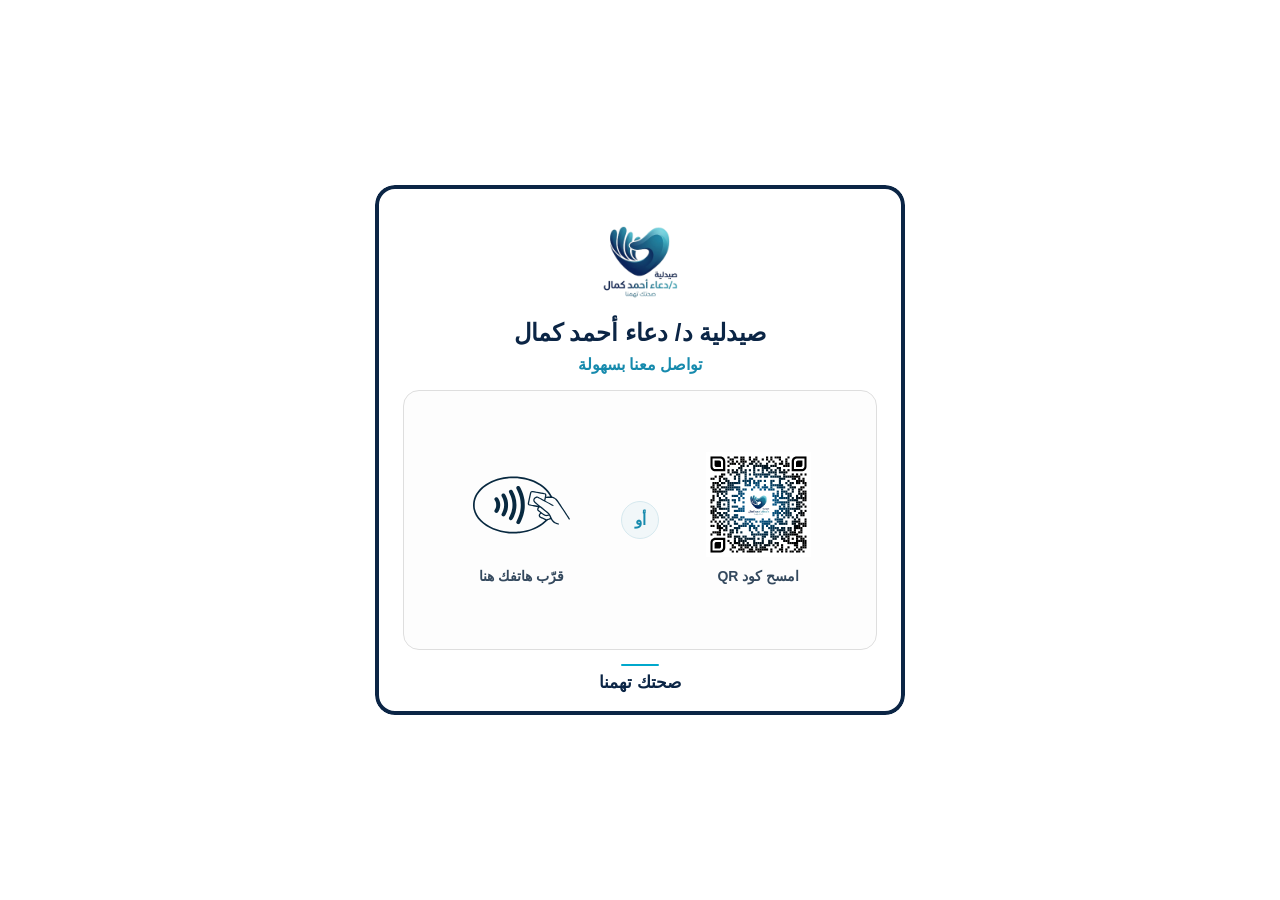
<file: stand1_a5.html>
<!DOCTYPE html>
<html lang="ar" dir="rtl">
<head>
    <meta charset="UTF-8">
    <meta name="viewport" content="width=device-width, initial-scale=1.0">
    <meta http-equiv="Content-Security-Policy" content="default-src 'self'; style-src 'self' 'unsafe-inline'; img-src 'self' data:; font-src 'self'; object-src 'none'; base-uri 'self'; form-action 'none'; upgrade-insecure-requests">
    <title>ستاند صيدلية د/ دعاء أحمد كمال - التواصل</title>
    <style>
        * { box-sizing: border-box; }
        body { font-family: Tahoma, Arial, sans-serif; background-color: white; display: flex; justify-content: center; align-items: center; height: 100vh; margin: 0; }
        
        /* A5 Print Settings */
        @media print {
            @page {
                size: 148mm 210mm; /* A5 */
                margin: 0;
            }
            body {
                width: 148mm;
                height: 210mm;
                display: flex;
                justify-content: center;
                align-items: center;
                margin: 0;
                padding: 0;
                -webkit-print-color-adjust: exact;
                print-color-adjust: exact;
            }
        }

        .stand { width: 14cm; height: 14cm; background-color: #ffffff; border-radius: 20px; display: flex; flex-direction: column; align-items: center; padding: 22px 28px 22px; position: relative; overflow: hidden; box-shadow: none; }
        
        /* The border for print without gradients to ensure best print quality */
        .stand::before { content: ''; position: absolute; inset: 0; border-radius: 20px; border: 4px solid #0b2545; pointer-events: none; }
        
        .logo { width: 100px; height: 100px; object-fit: contain; border-radius: 50%; margin-top: 3px; margin-bottom: 6px; background: #ffffff; }
        .title { color: #0b2545; font-size: 24px; font-weight: 800; line-height: 1.4; margin: 0; text-align: center; }
        .subtitle { color: #168aad; font-size: 16px; font-weight: 700; line-height: 1.4; text-align: center; margin: 4px 0 0; }
        .scan-box { width: 100%; flex: 1; margin-top: 14px; border: 1.5px solid #dedede; border-radius: 16px; display: flex; align-items: center; justify-content: space-evenly; background-color: #fdfdfd; padding: 14px 18px; }
        .scan-action { width: 145px; display: flex; flex-direction: column; align-items: center; justify-content: center; gap: 9px; }
        .qr-placeholder { width: 105px; height: 105px; display: flex; align-items: center; justify-content: center; background-color: #ffffff; }
        .qr-placeholder img { width: 100%; height: 100%; object-fit: contain; }
        .icon-wrapper { width: 105px; height: 105px; display: flex; align-items: center; justify-content: center; }
        
        /* Ensure SVGs print cleanly */
        .nfc-icon { width: 92%; height: 92%; object-fit: contain; filter: brightness(0) saturate(100%) invert(13%) sepia(22%) saturate(2955%) hue-rotate(173deg) brightness(89%) contrast(97%); }
        
        .action-text { font-size: 14px; font-weight: 700; color: #34495e; text-align: center; line-height: 1.5; }
        .divider { width: 38px; height: 38px; border-radius: 50%; background-color: #f1f7f9; border: 1px solid #d6e9ef; color: #168aad; font-size: 15px; font-weight: 800; display: flex; align-items: center; justify-content: center; flex-shrink: 0; }
        .footer { margin-top: 14px; color: #0b2545; font-size: 17px; font-weight: 800; text-align: center; }
        .footer::before { content: ''; display: block; width: 38px; height: 2px; border-radius: 10px; background-color: #00a8cc; margin: 0 auto 6px; }
    </style>
</head>
<body>
    <div class="stand">
        <img src="logo-removebg-preview.png" alt="صيدلية دعاء أحمد كمال" class="logo">
        <h1 class="title">صيدلية د/ دعاء أحمد كمال</h1>
        <div class="subtitle">تواصل معنا بسهولة</div>
        <div class="scan-box">
            <div class="scan-action">
                <div class="qr-placeholder">
                    <img src="qr-code-social.svg" alt="QR Code للتواصل">
                </div>
                <div class="action-text">امسح كود QR</div>
            </div>
            <div class="divider">أو</div>
            <div class="scan-action">
                <div class="icon-wrapper">
                    <img src="contactless.svg" alt="NFC" class="nfc-icon">
                </div>
                <div class="action-text">قرّب هاتفك هنا</div>
            </div>
        </div>
        <div class="footer">صحتك تهمنا</div>
    </div>
</body>
</html>
</file>
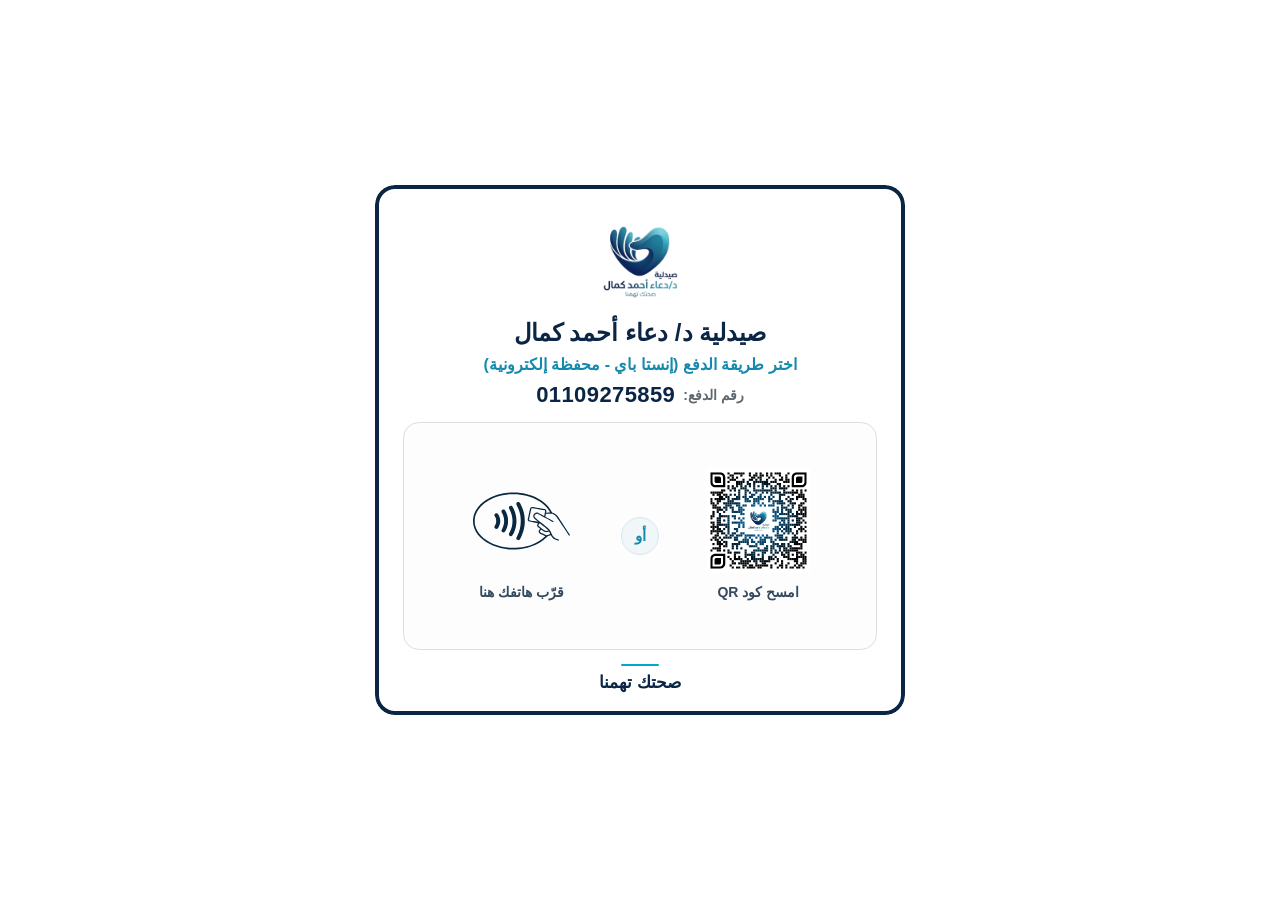
<file: stand2_a5.html>
<!DOCTYPE html>
<html lang="ar" dir="rtl">
<head>
    <meta charset="UTF-8">
    <meta name="viewport" content="width=device-width, initial-scale=1.0">
    <meta http-equiv="Content-Security-Policy" content="default-src 'self'; style-src 'self' 'unsafe-inline'; img-src 'self' data:; font-src 'self'; object-src 'none'; base-uri 'self'; form-action 'none'; upgrade-insecure-requests">
    <title>ستاند صيدلية د/ دعاء أحمد كمال - الدفع</title>
    <style>
        * { box-sizing: border-box; }
        body { font-family: Tahoma, Arial, sans-serif; background-color: white; display: flex; justify-content: center; align-items: center; height: 100vh; margin: 0; }
        
        /* A5 Print Settings */
        @media print {
            @page {
                size: 148mm 210mm; /* A5 */
                margin: 0;
            }
            body {
                width: 148mm;
                height: 210mm;
                display: flex;
                justify-content: center;
                align-items: center;
                margin: 0;
                padding: 0;
                -webkit-print-color-adjust: exact;
                print-color-adjust: exact;
            }
        }

        .stand { width: 14cm; height: 14cm; background-color: #ffffff; border-radius: 20px; display: flex; flex-direction: column; align-items: center; padding: 22px 28px 22px; position: relative; overflow: hidden; box-shadow: none; }
        
        /* The border for print without gradients to ensure best print quality */
        .stand::before { content: ''; position: absolute; inset: 0; border-radius: 20px; border: 4px solid #0b2545; pointer-events: none; }
        
        .logo { width: 100px; height: 100px; object-fit: contain; border-radius: 50%; margin-top: 3px; margin-bottom: 6px; background: #ffffff; }
        .title { color: #0b2545; font-size: 24px; font-weight: 800; line-height: 1.4; margin: 0; text-align: center; }
        .subtitle { color: #168aad; font-size: 16px; font-weight: 700; line-height: 1.4; text-align: center; margin: 4px 0 0; }
        .payment-info { display: flex; align-items: center; justify-content: center; gap: 8px; margin-top: 6px; flex-wrap: nowrap; direction: rtl; }
        .payment-label { color: #5c6770; font-size: 14px; font-weight: 700; margin: 0; }
        .payment-number { color: #0b2545; font-size: 22px; font-weight: 900; letter-spacing: 0.4px; direction: ltr; }
        .scan-box { width: 100%; flex: 1; margin-top: 14px; border: 1.5px solid #dedede; border-radius: 16px; display: flex; align-items: center; justify-content: space-evenly; background-color: #fdfdfd; padding: 14px 18px; }
        .scan-action { width: 145px; display: flex; flex-direction: column; align-items: center; justify-content: center; gap: 9px; }
        .qr-placeholder { width: 105px; height: 105px; display: flex; align-items: center; justify-content: center; background-color: #ffffff; }
        .qr-placeholder img { width: 100%; height: 100%; object-fit: contain; }
        .icon-wrapper { width: 105px; height: 105px; display: flex; align-items: center; justify-content: center; }
        
        /* Ensure SVGs print cleanly */
        .nfc-icon { width: 92%; height: 92%; object-fit: contain; filter: brightness(0) saturate(100%) invert(13%) sepia(22%) saturate(2955%) hue-rotate(173deg) brightness(89%) contrast(97%); }
        
        .action-text { font-size: 14px; font-weight: 700; color: #34495e; text-align: center; line-height: 1.5; }
        .divider { width: 38px; height: 38px; border-radius: 50%; background-color: #f1f7f9; border: 1px solid #d6e9ef; color: #168aad; font-size: 15px; font-weight: 800; display: flex; align-items: center; justify-content: center; flex-shrink: 0; }
        .footer { margin-top: 14px; color: #0b2545; font-size: 17px; font-weight: 800; text-align: center; }
        .footer::before { content: ''; display: block; width: 38px; height: 2px; border-radius: 10px; background-color: #00a8cc; margin: 0 auto 6px; }
    </style>
</head>
<body>
    <div class="stand">
        <img src="logo-removebg-preview.png" alt="صيدلية دعاء أحمد كمال" class="logo">
        <h1 class="title">صيدلية د/ دعاء أحمد كمال</h1>
        <div class="subtitle">اختر طريقة الدفع (إنستا باي - محفظة إلكترونية)</div>
        <div class="payment-info">
            <div class="payment-label">رقم الدفع:</div>
            <div class="payment-number">01109275859</div>
        </div>
        <div class="scan-box">
            <div class="scan-action">
                <div class="qr-placeholder">
                    <img src="qr-code-pay.svg" alt="QR Code للدفع">
                </div>
                <div class="action-text">امسح كود QR</div>
            </div>
            <div class="divider">أو</div>
            <div class="scan-action">
                <div class="icon-wrapper">
                    <img src="contactless.svg" alt="NFC" class="nfc-icon">
                </div>
                <div class="action-text">قرّب هاتفك هنا</div>
            </div>
        </div>
        <div class="footer">صحتك تهمنا</div>
    </div>
</body>
</html>
</file>
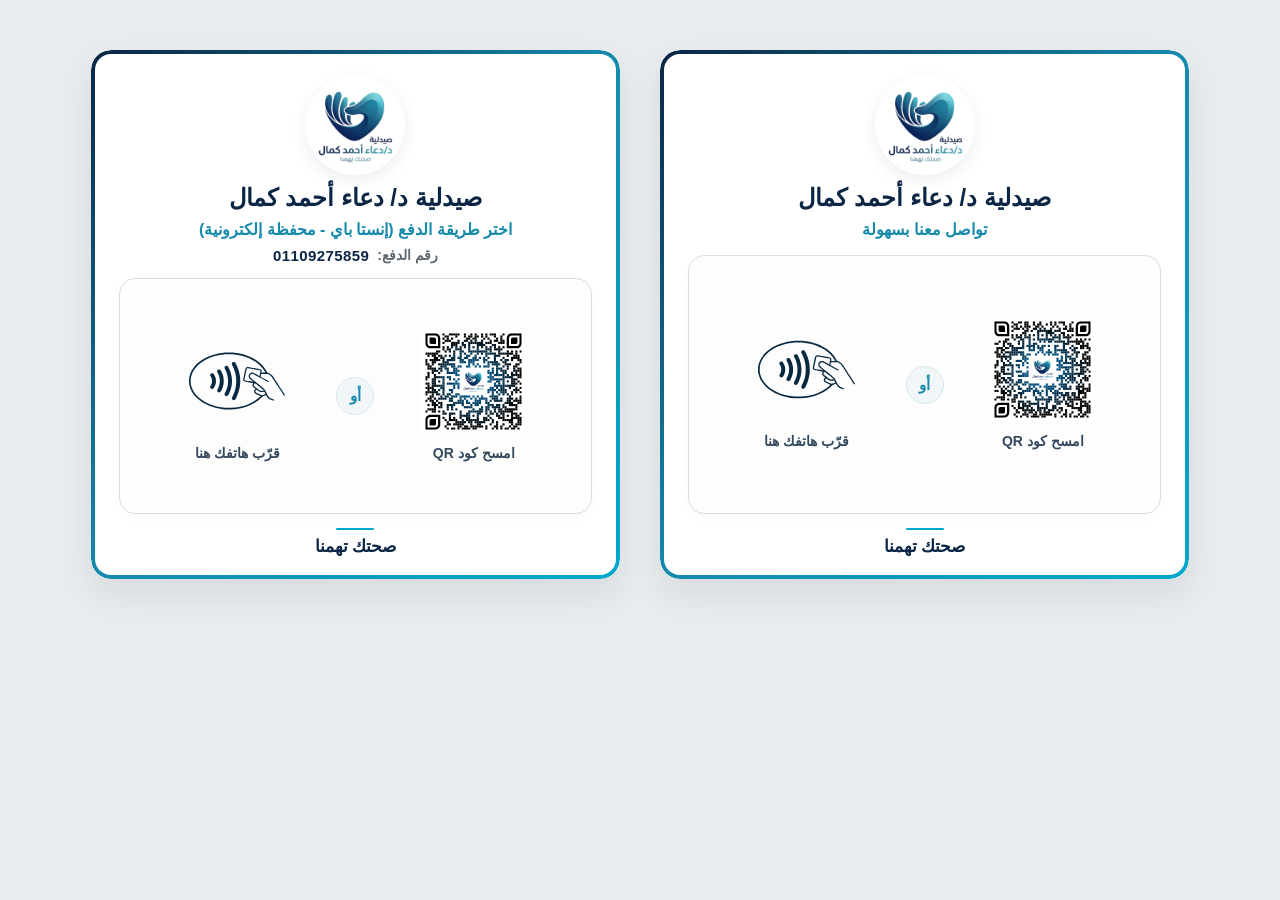
<file: stand_print.html>
<!DOCTYPE html>
<html lang="ar" dir="rtl">
<head>
    <meta charset="UTF-8">
    <meta name="viewport" content="width=device-width, initial-scale=1.0">
    <meta http-equiv="Content-Security-Policy" content="default-src 'self'; style-src 'self' 'unsafe-inline'; img-src 'self' data:; font-src 'self'; object-src 'none'; base-uri 'self'; form-action 'none'; upgrade-insecure-requests">

    <title>ستاند صيدلية د/ دعاء أحمد كمال</title>

    <style>

        /* =========================
           إعداد الصفحة
        ========================== */

        * {
            box-sizing: border-box;
        }

        body {
            font-family: Tahoma, Arial, sans-serif;

            background-color: #e9ecef;

            display: flex;
            justify-content: center;
            align-items: flex-start;

            gap: 40px;

            padding: 50px;

            flex-wrap: wrap;

            margin: 0;
        }


        /* =========================
           تصميم الستاند
           الحجم: 14 × 14 سم
        ========================== */

        .stand {

            width: 14cm;
            height: 14cm;

            background-color: #ffffff;

            border-radius: 20px;

            box-shadow:
                0 15px 35px rgba(0, 0, 0, 0.08);

            display: flex;
            flex-direction: column;
            align-items: center;

            padding: 22px 28px 22px;

            position: relative;

            overflow: hidden;
        }


        /* =========================
           الإطار الخارجي
           تم تقليل السمك
        ========================== */

        .stand::before {

            content: '';

            position: absolute;

            inset: 0;

            border-radius: 20px;

            border: 4px solid transparent;

            background:
                linear-gradient(
                    135deg,
                    #0b2545,
                    #168aad,
                    #00a8cc
                )
                border-box;

            -webkit-mask:
                linear-gradient(#fff 0 0) padding-box,
                linear-gradient(#fff 0 0);

            -webkit-mask-composite: destination-out;

            mask-composite: exclude;

            pointer-events: none;
        }


        /* =========================
           اللوجو
        ========================== */

        .logo {

            width: 100px;
            height: 100px;

            object-fit: contain;

            border-radius: 50%;

            margin-top: 3px;
            margin-bottom: 6px;

            background: #ffffff;

            box-shadow:
                0 5px 16px rgba(11, 37, 69, 0.08);
        }


        /* =========================
           اسم الصيدلية
        ========================== */

        .title {

            color: #0b2545;

            font-size: 24px;

            font-weight: 800;

            line-height: 1.4;

            margin: 0;

            text-align: center;
        }


        /* =========================
           العنوان الفرعي
        ========================== */

        .subtitle {

            color: #168aad;

            font-size: 16px;

            font-weight: 700;

            line-height: 1.4;

            text-align: center;

            margin: 4px 0 0;
        }


        /* =========================
           بيانات الدفع
        ========================== */
        .payment-info {
	display: flex;
          align-items: center;
          justify-content: center;
          gap: 8px;
          margin-top: 6px;
          flex-wrap: nowrap;
          direction: rtl;
            }

            .payment-label {
         color: #5c6770;
         font-size: 14px;
         font-weight: 700;
          margin: 0;
            }

           .payment-number {
         color: #0b2545;
         font-size: 15px;
         font-weight: 900;
         letter-spacing: 0.4px;
         direction: ltr;
           }
        /* =========================
           صندوق NFC + QR
        ========================== */

        .scan-box {

            width: 100%;

            flex: 1;

            margin-top: 14px;

            border: 1.5px solid #dedede;

            border-radius: 16px;

            display: flex;

            align-items: center;

            justify-content: space-evenly;

            background-color: #fdfdfd;

            padding: 14px 18px;

            box-shadow:
                0 3px 12px rgba(0, 0, 0, 0.025);
        }


        /* =========================
           كل اختيار
        ========================== */

        .scan-action {

            width: 145px;

            display: flex;

            flex-direction: column;

            align-items: center;

            justify-content: center;

            gap: 9px;
        }


        /* =========================
           QR
        ========================== */

        .qr-placeholder {

            width: 105px;

            height: 105px;

            display: flex;

            align-items: center;

            justify-content: center;

            background-color: #ffffff;
        }


        .qr-placeholder img {

            width: 100%;

            height: 100%;

            object-fit: contain;
        }


        /* =========================
           NFC
        ========================== */

        .icon-wrapper {

            width: 105px;

            height: 105px;

            display: flex;

            align-items: center;

            justify-content: center;
        }


        .nfc-icon {

            width: 92%;

            height: 92%;

            object-fit: contain;

            /*
              يحول الأيقونة السوداء إلى لون قريب
              من كحلي الهوية.
            */

            filter:
                brightness(0)
                saturate(100%)
                invert(13%)
                sepia(22%)
                saturate(2955%)
                hue-rotate(173deg)
                brightness(89%)
                contrast(97%);
        }


        /* =========================
           النص أسفل QR / NFC
        ========================== */

        .action-text {

            font-size: 14px;

            font-weight: 700;

            color: #34495e;

            text-align: center;

            line-height: 1.5;
        }


        /* =========================
           كلمة "أو"
        ========================== */

        .divider {

            width: 38px;

            height: 38px;

            border-radius: 50%;

            background-color: #f1f7f9;

            border: 1px solid #d6e9ef;

            color: #168aad;

            font-size: 15px;

            font-weight: 800;

            display: flex;

            align-items: center;

            justify-content: center;

            flex-shrink: 0;
        }


        /* =========================
           الفوتر
        ========================== */

        .footer {

            margin-top: 14px;

            color: #0b2545;

            font-size: 17px;

            font-weight: 800;

            text-align: center;
        }


        /* خط صغير فوق الفوتر */

        .footer::before {

            content: '';

            display: block;

            width: 38px;

            height: 2px;

            border-radius: 10px;

            background-color: #00a8cc;

            margin: 0 auto 6px;
        }


        /* =========================
           إعدادات الطباعة
        ========================== */

        @media print {

            @page {
                margin: 0;
            }

            body {

                background: white;

                padding: 0;

                display: block;
            }


            .stand {

                margin: 0 auto 30px;

                box-shadow: none;

                page-break-inside: avoid;
            }


            .stand::before {

                border: 3px solid #0b2545;

                background: none;

                -webkit-mask: none;

                mask: none;
            }
        }

    </style>
</head>


<body>


    <!-- ==================================
         الستاند الأول
         التواصل
    =================================== -->

    <div class="stand">

        <img
            src="logo-removebg-preview.png"
            alt="صيدلية دعاء أحمد كمال"
            class="logo"
        >


        <h1 class="title">
            صيدلية د/ دعاء أحمد كمال
        </h1>


        <div class="subtitle">
            تواصل معنا بسهولة
        </div>


        <div class="scan-box">


            <!-- QR -->

            <div class="scan-action">

                <div class="qr-placeholder">

                    <img
                        src="qr-code-social.svg"
                        alt="QR Code للتواصل"
                    >

                </div>

                <div class="action-text">
                    امسح كود QR
                </div>

            </div>



            <!-- أو -->

            <div class="divider">
                أو
            </div>



            <!-- NFC -->

            <div class="scan-action">

                <div class="icon-wrapper">

                    <img
                        src="contactless.svg"
                        alt="NFC"
                        class="nfc-icon"
                    >

                </div>

                <div class="action-text">
                    قرّب هاتفك هنا
                </div>

            </div>


        </div>


        <div class="footer">
            صحتك تهمنا
        </div>

    </div>



    <!-- ==================================
         الستاند الثاني
         الدفع الإلكتروني
    =================================== -->

    <div class="stand">

        <img
            src="logo-removebg-preview.png"
            alt="صيدلية دعاء أحمد كمال"
            class="logo"
        >


        <h1 class="title">
            صيدلية د/ دعاء أحمد كمال
        </h1>


        <div class="subtitle">
            اختر طريقة الدفع
            (إنستا باي - محفظة إلكترونية)
        </div>


        <div class="payment-info">

            <div class="payment-label">
                رقم الدفع:
            </div>

            <div class="payment-number">
                01109275859
            </div>

        </div>


        <div class="scan-box">


            <!-- QR -->

            <div class="scan-action">

                <div class="qr-placeholder">

                    <img
                        src="qr-code-pay.svg"
                        alt="QR Code للدفع"
                    >

                </div>

                <div class="action-text">
                    امسح كود QR
                </div>

            </div>



            <!-- أو -->

            <div class="divider">
                أو
            </div>



            <!-- NFC -->

            <div class="scan-action">

                <div class="icon-wrapper">

                    <img
                        src="contactless.svg"
                        alt="NFC"
                        class="nfc-icon"
                    >

                </div>

                <div class="action-text">
                    قرّب هاتفك هنا
                </div>

            </div>


        </div>


        <div class="footer">
            صحتك تهمنا
        </div>

    </div>


</body>
</html>
</file>
<file: style.css>
@font-face {
  font-family: "Cairo";
  font-style: normal;
  font-display: swap;
  font-weight: 200 1000;
  src: url("fonts/cairo-arabic-wght-normal.woff2") format("woff2");
  unicode-range: U+0600-06FF, U+0750-077F, U+0870-088E, U+0890-0891, U+0897-08E1, U+08E3-08FF, U+200C-200E, U+2010-2011, U+204F, U+2E41, U+FB50-FDFF, U+FE70-FE74, U+FE76-FEFC, U+102E0-102FB, U+10E60-10E7E, U+10EC2-10EC4, U+10EFC-10EFF, U+1EE00-1EE03, U+1EE05-1EE1F, U+1EE21-1EE22, U+1EE24, U+1EE27, U+1EE29-1EE32, U+1EE34-1EE37, U+1EE39, U+1EE3B, U+1EE42, U+1EE47, U+1EE49, U+1EE4B, U+1EE4D-1EE4F, U+1EE51-1EE52, U+1EE54, U+1EE57, U+1EE59, U+1EE5B, U+1EE5D, U+1EE5F, U+1EE61-1EE62, U+1EE64, U+1EE67-1EE6A, U+1EE6C-1EE72, U+1EE74-1EE77, U+1EE79-1EE7C, U+1EE7E, U+1EE80-1EE89, U+1EE8B-1EE9B, U+1EEA1-1EEA3, U+1EEA5-1EEA9, U+1EEAB-1EEBB, U+1EEF0-1EEF1;
}

@font-face {
  font-family: "Cairo";
  font-style: normal;
  font-display: swap;
  font-weight: 200 1000;
  src: url("fonts/cairo-latin-wght-normal.woff2") format("woff2");
  unicode-range: U+0000-00FF, U+0131, U+0152-0153, U+02BB-02BC, U+02C6, U+02DA, U+02DC, U+0304, U+0308, U+0329, U+2000-206F, U+20AC, U+2122, U+2191, U+2193, U+2212, U+2215, U+FEFF, U+FFFD;
}

:root {
  --brand-navy: #0b2545;
  --brand-navy-dark: #07172b;
  --brand-navy-light: #163e6e;
  --brand-cyan: #00a8cc;
  --brand-cyan-dark: #0077b6;
  --brand-cyan-light: #e4f7fa;
  --brand-teal: #1098ad;
  --accent-red: #c02648;
  --accent-green: #10b981;
  --accent-green-bg: #ecfdf5;

  --bg-page: #f1f7fa;
  --bg-card: #ffffff;
  --text-main: #0b2545;
  --text-muted: #587387;

  --border-color: #dcebee;
  --border-hover: #b4dbe3;

  --shadow-sm: 0 4px 14px rgba(11, 37, 69, 0.04);
  --shadow-md: 0 10px 28px rgba(11, 37, 69, 0.08);
  --shadow-lg: 0 16px 36px rgba(11, 37, 69, 0.12);

  --radius-xl: 28px;
  --radius-lg: 22px;
  --radius-md: 16px;
  --radius-sm: 12px;
}

* {
  box-sizing: border-box;
  -webkit-tap-highlight-color: transparent;
}

body {
  margin: 0;
  font-family: "Cairo", system-ui, -apple-system, BlinkMacSystemFont, "Segoe UI", Tahoma, Arial, sans-serif;
  background: linear-gradient(180deg, #edf6f9 0%, #f7fbfd 45%, #ffffff 100%);
  color: var(--text-main);
  direction: rtl;
  min-height: 100vh;
  line-height: 1.5;
  -webkit-font-smoothing: antialiased;
}

button {
  font-family: inherit;
}

.wrap {
  width: min(520px, 100%);
  margin: 0 auto;
  padding: 18px 16px 40px;
  display: flex;
  flex-direction: column;
}

/* =========================================
   الهيدر وبطاقة الشعار (Hero Section)
   ========================================= */
.hero {
  background: var(--bg-card);
  border: 1px solid var(--border-color);
  border-radius: var(--radius-xl);
  padding: 24px 20px 22px;
  box-shadow: var(--shadow-md);
  text-align: center;
  position: relative;
  overflow: hidden;
  margin-bottom: 18px;
}

.hero::before {
  content: '';
  position: absolute;
  top: 0;
  left: 0;
  right: 0;
  height: 6px;
  background: linear-gradient(90deg, var(--brand-navy), var(--brand-cyan), var(--accent-red));
}

.logo-wrap {
  width: 108px;
  height: 108px;
  margin: 4px auto 14px;
  border-radius: 50%;
  padding: 4px;
  background: linear-gradient(135deg, var(--brand-cyan), var(--brand-navy));
  box-shadow: 0 10px 24px rgba(0, 168, 204, 0.30);
  display: flex;
  align-items: center;
  justify-content: center;
  text-decoration: none;
  transition: transform 0.3s ease;
}

.logo-wrap:hover {
  transform: scale(1.03);
}

.logo-img {
  width: 100%;
  height: 100%;
  border-radius: 50%;
  object-fit: cover;
  background: #ffffff;
  display: block;
}

h1 {
  margin: 0;
  font-size: 22px;
  font-weight: 800;
  color: var(--brand-navy);
  letter-spacing: -0.3px;
}

.hero-home-link {
  color: inherit;
  text-decoration: none;
  transition: color 0.2s ease;
}

.hero-home-link:hover {
  color: var(--brand-cyan-dark);
}

.subtitle {
  margin: 4px 0 0;
  color: var(--brand-cyan-dark);
  font-size: 15px;
  font-weight: 700;
}

/* شارة الحالة (مفتوح الآن) */
.badge-status {
  display: inline-flex;
  align-items: center;
  gap: 8px;
  background: var(--accent-green-bg);
  color: #065f46;
  border: 1px solid #a7f3d0;
  padding: 4px 14px;
  border-radius: 30px;
  font-size: 12.5px;
  font-weight: 700;
  margin-top: 10px;
}

.pulse-dot {
  width: 8px;
  height: 8px;
  background: var(--accent-green);
  border-radius: 50%;
  box-shadow: 0 0 0 0 rgba(16, 185, 129, 0.7);
  animation: pulse 1.8s infinite;
}

@keyframes pulse {
  0% {
    box-shadow: 0 0 0 0 rgba(16, 185, 129, 0.7);
  }
  70% {
    box-shadow: 0 0 0 8px rgba(16, 185, 129, 0);
  }
  100% {
    box-shadow: 0 0 0 0 rgba(16, 185, 129, 0);
  }
}

/* =========================================
   زر طلب الروشتة المميز (Prescription CTA)
   ========================================= */
.rx-banner {
  background: linear-gradient(135deg, #0b2545 0%, #0c3664 60%, #0077b6 100%);
  border-radius: var(--radius-lg);
  padding: 16px 16px;
  color: #ffffff;
  display: flex;
  align-items: center;
  justify-content: space-between;
  gap: 14px;
  text-decoration: none;
  box-shadow: 0 12px 28px rgba(11, 37, 69, 0.22);
  margin-top:8px;
  margin-bottom:8px;
  position: relative;
  overflow: hidden;
  transition: transform 0.2s, box-shadow 0.2s;
  border: 1px solid rgba(255, 255, 255, 0.15);
}

.rx-banner:active {
  transform: scale(0.98);
}

.rx-banner::after {
  content: '';
  position: absolute;
  top: -50%;
  right: -20%;
  width: 140px;
  height: 140px;
  background: rgba(0, 168, 204, 0.2);
  border-radius: 50%;
  pointer-events: none;
}

.rx-icon {
  width: 50px;
  height: 50px;
  background: rgba(255, 255, 255, 0.15);
  backdrop-filter: blur(8px);
  border-radius: 16px;
  display: flex;
  align-items: center;
  justify-content: center;
  flex-shrink: 0;
  color: #fff;
}

.rx-text {
  flex: 1;
}

.rx-text h3 {
  margin: 0;
  font-size: 16.5px;
  font-weight: 800;
  color: #ffffff;
}

.rx-text p {
  margin: 3px 0 0;
  font-size: 12.5px;
  color: #d1ecf1;
  font-weight: 500;
}

.rx-arrow {
  width: 32px;
  height: 32px;
  background: #25D366;
  border-radius: 50%;
  display: flex;
  align-items: center;
  justify-content: center;
  flex-shrink: 0;
  color: #fff;
  box-shadow: 0 4px 12px rgba(37, 211, 102, 0.4);
}

/* =========================================
   عناوين الأقسام والشبكة (Grid & Section)
   ========================================= */
.section-header {
  display: flex;
  align-items: center;
  gap: 8px;
  margin: 20px 4px 12px;
}

.section-title {
  font-size: 18px;
  font-weight: 800;
  color: var(--brand-navy);
  margin: 0;
}

.section-line {
  flex: 1;
  height: 1px;
  background: var(--border-color);
}

.grid {
  display: grid;
  grid-template-columns: repeat(2, 1fr);
  gap: 12px;
  margin-bottom: 14px;
}

.tile {
  background: var(--bg-card);
  border: 1px solid var(--border-color);
  border-radius: var(--radius-md);
  padding: 16px 14px;
  box-shadow: var(--shadow-sm);
  text-decoration: none;
  color: var(--text-main);
  text-align: center;
  display: flex;
  flex-direction: column;
  align-items: center;
  justify-content: center;
  transition: all 0.25s ease;
  position: relative;
  cursor: pointer;
}

.tile:hover {
  border-color: var(--border-hover);
  transform: translateY(-3px);
  box-shadow: var(--shadow-md);
}

.tile:active {
  transform: scale(0.97);
}

.tile-icon-wrap {
  width: 52px;
  height: 52px;
  border-radius: 16px;
  display: flex;
  align-items: center;
  justify-content: center;
  margin-bottom: 10px;
  transition: transform 0.2s;
}

.tile:hover .tile-icon-wrap {
  transform: scale(1.08);
}

.tile b {
  display: block;
  font-size: 15px;
  font-weight: 800;
  color: var(--brand-navy);
}

.tile span {
  display: block;
  color: var(--text-muted);
  font-size: 12px;
  margin-top: 3px;
  font-weight: 500;
}

/* ألوان أيقونات التواصل */
.bg-wa { background: #eafaf1; color: #25d366; }
.bg-phone { background: #e6f6fa; color: #00a8cc; }
.bg-fb { background: #ebf3ff; color: #1877f2; }
.bg-ig { background: #fdf0f5; color: #e1306c; }
.bg-maps { background: #fef4e8; color: #ea4335; }
.bg-vcard { background: #f2edf9; color: #7c3aed; }

/* =========================================
   بطاقة العنوان (Address Card)
   ========================================= */
.card-address {
  background: var(--bg-card);
  border: 1px solid var(--border-color);
  border-radius: var(--radius-lg);
  padding: 10px;
  margin: 8px 0 8px;
  box-shadow: var(--shadow-sm);
  display: flex;
  align-items: flex-start;
  gap: 14px;
}

.address-icon {
  width: 48px;
  height: 48px;
  background: #fef2f2;
  color: #ef4444;
  border-radius: 14px;
  display: flex;
  align-items: center;
  justify-content: center;
  flex-shrink: 0;
}

.address-info {
  flex: 1;
}

.address-info .label {
  font-weight: 800;
  font-size: 15px;
  color: var(--brand-navy);
}

.address-info .value {
  color: var(--text-muted);
  font-size: 13.5px;
  margin-top: 4px;
  line-height: 1.5;
}

.btn-directions {
  display: inline-flex;
  align-items: center;
  gap: 6px;
  margin-top: 10px;
  background: var(--brand-cyan-light);
  color: var(--brand-cyan-dark);
  padding: 6px 14px;
  border-radius: 20px;
  font-size: 13px;
  font-weight: 700;
  text-decoration: none;
  transition: all 0.2s;
}

.btn-directions:hover {
  background: var(--brand-cyan);
  color: #fff;
}

/* =========================================
   صفحة وبطاقات الدفع (Payment Cards)
   ========================================= */
.payment-card {
  background: var(--bg-card);
  border: 1px solid var(--border-color);
  border-radius: var(--radius-lg);
  padding: 18px;
  margin-bottom: 14px;
  box-shadow: var(--shadow-sm);
  position: relative;
  transition: all 0.25s ease;
}

.payment-card:hover {
  box-shadow: var(--shadow-md);
  border-color: var(--border-hover);
}

.payment-header {
  display: flex;
  align-items: center;
  gap: 14px;
  margin-bottom: 14px;
}

.payment-logo {
  width: 54px !important;
  height: 54px !important;
  min-width: 54px !important;
  max-width: 54px !important;
  min-height: 54px !important;
  max-height: 54px !important;
  border-radius: 14px;
  display: flex;
  align-items: center;
  justify-content: center;
  flex-shrink: 0;
  box-shadow: 0 4px 12px rgba(0, 0, 0, 0.06);
  overflow: hidden !important;
  border: 1px solid var(--border-color);
  background: #ffffff !important;
  padding: 4px;
}

.payment-logo img {
  width: 100% !important;
  height: 100% !important;
  max-width: 100% !important;
  max-height: 100% !important;
  object-fit: contain !important;
  display: block !important;
}

.payment-logo.logo-instapay {
  background: #ffffff !important;
  padding: 4px;
}

.payment-logo.logo-etisalat {
  background: #ffffff !important;
  padding: 4px;
}

.payment-logo.logo-vodafone {
  background: #ffffff !important;
  padding: 3px;
}

.payment-logo.logo-vodafone img {
  transform: scale(1.3);
}

.payment-details {
  flex: 1;
}

.payment-name {
  font-size: 17px;
  font-weight: 800;
  color: var(--brand-navy);
}

.payment-note {
  font-size: 12px;
  color: var(--text-muted);
  margin-top: 2px;
}

/* صندوق رقم الحساب للنسخ */
.account-box {
  background: #f8fafc;
  border: 1px dashed #cbd5e1;
  border-radius: var(--radius-sm);
  padding: 12px 14px;
  display: flex;
  align-items: center;
  justify-content: space-between;
  gap: 8px;
  flex-wrap: wrap;
  margin-bottom: 12px;
  cursor: pointer;
  transition: border-color 0.2s ease, background-color 0.2s ease;
}

.account-box:hover {
  border-color: var(--brand-cyan);
  background: #f1f9fc;
}

.account-box:focus-visible {
  outline: 2px solid var(--brand-cyan);
  outline-offset: 2px;
}

.account-box.copied {
  background: #ecfdf5;
  border-color: #6ee7b7;
}

.account-number {
  font-family: ui-monospace, "Cascadia Mono", Consolas, monospace;
  font-size: 17px;
  font-weight: 800;
  color: var(--brand-navy);
  letter-spacing: 1px;
  direction: ltr;
}

.account-holder {
  font-size: 12px;
  color: var(--brand-cyan-dark);
  font-weight: 600;
}

.ipa-badge {
  display: inline-flex;
  align-items: center;
  padding: 3px 9px;
  border-radius: 20px;
  border: 1px solid #e9d5ff;
  background: #faf5ff;
  color: #6b21a8;
  font-family: ui-monospace, "Cascadia Mono", Consolas, monospace;
  font-size: 11.5px;
  font-weight: 700;
  direction: ltr;
  max-width: 100%;
}

.ipa-badge[hidden] {
  display: none;
}

/* أزرار الإجراءات */
.payment-actions {
  display: grid;
  grid-template-columns: 1fr 1fr;
  gap: 10px;
}

.payment-actions.single {
  grid-template-columns: 1fr;
}

.btn {
  border: 0;
  border-radius: var(--radius-sm);
  padding: 12px 14px;
  font-family: inherit;
  font-weight: 700;
  font-size: 14px;
  cursor: pointer;
  text-decoration: none;
  text-align: center;
  display: inline-flex;
  align-items: center;
  justify-content: center;
  gap: 8px;
  transition: all 0.2s ease;
}

.btn:active {
  transform: scale(0.97);
}

.btn-copy {
  background: var(--brand-cyan-light);
  color: var(--brand-cyan-dark);
  border: 1px solid rgba(0, 168, 204, 0.25);
}

.btn-copy:hover {
  background: var(--brand-cyan);
  color: #ffffff;
}

.btn-copy.copied {
  background: #ecfdf5;
  color: #059669;
  border-color: #a7f3d0;
}

.btn-app {
  background: var(--brand-navy);
  color: #ffffff;
}

.btn-app:visited {
  color: #ffffff;
}

@media (hover: hover) and (pointer: fine) {
  .btn-app:hover {
    background: var(--brand-navy-light);
  }
}

/* بطاقة الإرشادات والتنبيه */
.notice-box {
  background: #effaf8;
  border: 1px solid #bfece4;
  border-radius: var(--radius-md);
  padding: 16px;
  margin-top: 18px;
  display: flex;
  gap: 12px;
  align-items: flex-start;
  color: #1b4944;
}

.notice-box svg {
  color: var(--brand-teal);
  flex-shrink: 0;
  margin-top: 2px;
}

.notice-box p {
  margin: 0;
  font-size: 13px;
  line-height: 1.6;
  font-weight: 600;
}

/* =========================================
   صفحة البوابة الرئيسية (Index Landing Portal)
   ========================================= */
.portal-card {
  background: var(--bg-card);
  border: 1px solid var(--border-color);
  border-radius: var(--radius-lg);
  padding: 22px 20px;
  margin-bottom: 14px;
  box-shadow: var(--shadow-sm);
  display: flex;
  align-items: center;
  gap: 16px;
  text-decoration: none;
  color: var(--text-main);
  transition: all 0.25s ease;
  position: relative;
  overflow: hidden;
}

.portal-card::before {
  content: '';
  position: absolute;
  right: 0;
  top: 0;
  bottom: 0;
  width: 5px;
  background: var(--brand-cyan);
  transition: width 0.2s;
}

.portal-card:hover {
  transform: translateY(-3px);
  border-color: var(--border-hover);
  box-shadow: var(--shadow-md);
}

.portal-card:hover::before {
  width: 8px;
}

.portal-card.payment-portal::before {
  background: #7c3aed;
}

.portal-icon {
  width: 58px;
  height: 58px;
  border-radius: 18px;
  display: flex;
  align-items: center;
  justify-content: center;
  flex-shrink: 0;
  background: var(--brand-cyan-light);
  color: var(--brand-cyan-dark);
}

.portal-card.payment-portal .portal-icon {
  background: #f5f3ff;
  color: #7c3aed;
}

.portal-text {
  flex: 1;
}

.portal-text h2 {
  margin: 0;
  font-size: 17px;
  font-weight: 800;
  color: var(--brand-navy);
}

.portal-text p {
  margin: 4px 0 0;
  font-size: 13px;
  color: var(--text-muted);
}

.portal-arrow {
  width: 32px;
  height: 32px;
  background: #f1f5f9;
  border-radius: 50%;
  display: flex;
  align-items: center;
  justify-content: center;
  color: var(--text-muted);
  flex-shrink: 0;
}

/* شريط الوصول السريع (Quick Bottom Bar) */
.quick-bar {
  display: grid;
  grid-template-columns: repeat(3, 1fr);
  gap: 10px;
  margin-top: 8px;
}

.quick-btn {
  background: var(--bg-card);
  border: 1px solid var(--border-color);
  border-radius: var(--radius-md);
  padding: 12px 8px;
  text-align: center;
  text-decoration: none;
  color: var(--brand-navy);
  font-size: 12.5px;
  font-weight: 700;
  display: flex;
  flex-direction: column;
  align-items: center;
  gap: 6px;
  box-shadow: var(--shadow-sm);
  transition: all 0.2s;
}

.quick-btn:hover {
  border-color: var(--border-hover);
  transform: translateY(-2px);
}

.quick-btn svg {
  width: 22px;
  height: 22px;
}

/* =========================================
   الفوتر وتنبيه النسخ (Footer & Toast)
   ========================================= */
.footer {
  text-align: center;
  color: var(--text-muted);
  font-size: 13px;
  font-weight: 600;
  margin-top: 10px;
  display: flex;
  align-items: center;
  justify-content: center;
  gap: 6px;
}

.toast {
  position: fixed;
  left: 50%;
  bottom: 24px;
  transform: translateX(-50%) translateY(30px);
  background: var(--brand-navy);
  color: #ffffff;
  padding: 12px 22px;
  border-radius: 30px;
  font-size: 14px;
  font-weight: 700;
  box-shadow: 0 10px 30px rgba(11, 37, 69, 0.35);
  opacity: 0;
  pointer-events: none;
  transition: all 0.28s cubic-bezier(0.34, 1.56, 0.64, 1);
  z-index: 999;
  display: flex;
  align-items: center;
  gap: 8px;
  border: 1px solid rgba(255, 255, 255, 0.15);
}

.toast.show {
  opacity: 1;
  transform: translateX(-50%) translateY(0);
}

.section-header-spaced {
  margin-top: 24px;
}

.portal-card-flush {
  margin-bottom: 10px;
}

.portal-card-top {
  margin-top: 18px;
}

.clipboard-helper {
  position: fixed;
  top: 0;
  left: 0;
  width: 1px;
  height: 1px;
  padding: 0;
  border: 0;
  opacity: 0;
  pointer-events: none;
}

/* =========================================
   Responsive – كل أحجام الشاشات
   ========================================= */

/* شاشات صغيرة جداً (أقل من 360px) */
@media (max-width: 359px) {
  .wrap {
    padding: 12px 10px 32px;
  }
  h1 {
    font-size: 18px;
  }
  .subtitle {
    font-size: 13px;
  }
  .badge-status {
    font-size: 11px;
    padding: 3px 10px;
  }
  .hero {
    padding: 18px 14px 16px;
    border-radius: 20px;
  }
  .logo-wrap {
    width: 88px;
    height: 88px;
  }
  .grid {
    gap: 8px;
  }
  .tile {
    padding: 12px 6px;
  }
  .tile b {
    font-size: 13px;
  }
  .tile span {
    font-size: 11px;
  }
  .tile-icon-wrap {
    width: 44px;
    height: 44px;
    border-radius: 13px;
    margin-bottom: 8px;
  }
  .section-title {
    font-size: 15px;
  }
  .rx-banner {
    padding: 14px 12px;
    gap: 10px;
  }
  .rx-icon {
    width: 42px;
    height: 42px;
    border-radius: 13px;
  }
  .rx-text h3 {
    font-size: 14px;
  }
  .rx-text p {
    font-size: 11px;
  }
  .portal-card {
    padding: 16px 14px;
    gap: 12px;
  }
  .portal-icon {
    width: 48px;
    height: 48px;
    border-radius: 14px;
  }
  .portal-text h2 {
    font-size: 14.5px;
  }
  .portal-text p {
    font-size: 11.5px;
  }
  .quick-bar {
    gap: 6px;
  }
  .quick-btn {
    padding: 10px 4px;
    font-size: 11px;
    gap: 4px;
  }
  .quick-btn svg {
    width: 18px;
    height: 18px;
  }
  .payment-card {
    padding: 14px;
  }
  .payment-name {
    font-size: 15px;
  }
  .account-number {
    font-size: 15px;
  }
  .btn {
    padding: 10px 10px;
    font-size: 13px;
    gap: 6px;
  }
  .notice-box {
    padding: 12px;
  }
  .notice-box p {
    font-size: 12px;
  }
  .card-address {
    padding: 14px;
    gap: 10px;
  }
  .address-icon {
    width: 40px;
    height: 40px;
    border-radius: 12px;
  }
  .address-info .label {
    font-size: 13.5px;
  }
  .address-info .value {
    font-size: 12.5px;
  }
  .btn-directions {
    font-size: 12px;
    padding: 5px 12px;
  }
  .footer {
    font-size: 12px;
    margin-top: 20px;
  }
}

/* شاشات صغيرة (360px - 400px) */
@media (min-width: 360px) and (max-width: 400px) {
  .wrap {
    padding: 14px 12px 36px;
  }
  h1 {
    font-size: 19px;
  }
  .logo-wrap {
    width: 94px;
    height: 94px;
  }
  .tile {
    padding: 14px 8px;
  }
  .tile b {
    font-size: 14px;
  }
  .portal-text h2 {
    font-size: 15.5px;
  }
  .rx-text h3 {
    font-size: 15px;
  }
}

/* شاشات متوسطة (401px - 480px) */
@media (min-width: 401px) and (max-width: 480px) {
  .wrap {
    padding: 16px 14px 38px;
  }
  h1 {
    font-size: 21px;
  }
  .logo-wrap {
    width: 100px;
    height: 100px;
  }
}

/* صفحة الدفع على الموبايل: إظهار وسائل الدفع الثلاث من أول الشاشة */
@media (max-width: 520px) {
  .payment-page .wrap {
    padding: 10px 10px 28px;
  }

  .payment-page .hero {
    display: grid;
    grid-template-columns: 68px minmax(0, 1fr);
    grid-template-areas:
      "logo title"
      "logo subtitle"
      "logo badge";
    column-gap: 11px;
    row-gap: 0;
    align-items: center;
    padding: 14px 14px 11px;
    margin-bottom: 8px;
    border-radius: 20px;
    text-align: right;
  }

  .payment-page .hero::before {
    height: 4px;
  }

  .payment-page .hero .logo-wrap {
    grid-area: logo;
    width: 68px;
    height: 68px;
    margin: 0;
    padding: 3px;
  }

  .payment-page .hero h1 {
    grid-area: title;
    font-size: 16px;
    line-height: 1.25;
  }

  .payment-page .hero .subtitle {
    grid-area: subtitle;
    margin: 1px 0 0;
    font-size: 11.5px;
    line-height: 1.25;
  }

  .payment-page .hero .badge-status {
    grid-area: badge;
    justify-self: start;
    gap: 5px;
    margin-top: 4px;
    padding: 2px 8px;
    font-size: 10px;
    line-height: 1.25;
  }

  .payment-page .hero .pulse-dot {
    width: 6px;
    height: 6px;
  }

  .payment-page .section-header {
    gap: 6px;
    margin: 6px 2px;
  }

  .payment-page .section-title {
    font-size: 15px;
    line-height: 1.3;
  }

  .payment-page .payment-card {
    padding: 10px 10px;
    margin-bottom: 9px;
    border-radius: 17px;
  }

  .payment-page .payment-header {
    gap: 8px;
    margin-bottom: 6px;
  }

  .payment-page .payment-logo {
    width: 42px !important;
    height: 42px !important;
    min-width: 42px !important;
    max-width: 42px !important;
    min-height: 42px !important;
    max-height: 42px !important;
    border-radius: 11px;
    padding: 3px;
  }

  .payment-page .payment-name {
    font-size: 14px;
    line-height: 1.25;
  }

  .payment-page .payment-note {
    overflow: hidden;
    margin-top: 1px;
    font-size: 10.5px;
    line-height: 1.25;
    text-overflow: ellipsis;
    white-space: nowrap;
  }

  .payment-page .account-box {
    min-height: 42px;
    margin-bottom: 6px;
    padding: 5px 10px;
    border-radius: 10px;
  }

  .payment-page .account-holder {
    font-size: 10.5px;
    line-height: 1.15;
  }

  .payment-page .account-number {
    font-size: 15.5px;
    line-height: 1.15;
  }

  .payment-page .ipa-badge {
    padding: 2px 8px;
    font-size: 11px;
  }

  .payment-page .payment-actions {
    gap: 7px;
  }

  .payment-page .payment-actions .btn {
    min-height: 36px;
    padding: 7px 8px;
    border-radius: 10px;
    gap: 5px;
    font-size: 12.5px;
    line-height: 1.2;
  }

  .payment-page .payment-actions .btn svg {
    width: 14px;
    height: 14px;
  }

  .payment-page .notice-box {
    margin-top: 12px;
  }
}

/* مساحة رأسية محدودة بسبب شريط المتصفح أو الشاشات القصيرة */
@media (max-width: 520px) and (max-height: 680px) {
  .payment-page .wrap {
    padding-top: 6px;
  }

  .payment-page .hero {
    grid-template-columns: 56px minmax(0, 1fr);
    padding: 10px 12px 8px;
    margin-bottom: 5px;
  }

  .payment-page .hero .logo-wrap {
    width: 56px;
    height: 56px;
  }

  .payment-page .hero .badge-status {
    display: none;
  }

  .payment-page .section-header {
    margin-block: 4px;
  }

  .payment-page .payment-card {
    padding-block: 7px;
    margin-bottom: 5px;
  }

  .payment-page .payment-header {
    margin-bottom: 4px;
  }

  .payment-page .payment-logo {
    width: 36px !important;
    height: 36px !important;
    min-width: 36px !important;
    max-width: 36px !important;
    min-height: 36px !important;
    max-height: 36px !important;
  }

  .payment-page .payment-note {
    display: none;
  }

  .payment-page .account-box {
    min-height: 38px;
    margin-bottom: 4px;
    padding-block: 4px;
  }

  .payment-page .payment-actions .btn {
    min-height: 32px;
    padding-block: 5px;
  }
}

/* صفحة التواصل على الموبايل: إظهار كروت التواصل الستة من أول الشاشة */
@media (max-width: 520px) {
  .contact-page .wrap {
    padding: 10px 10px 28px;
  }

  .contact-page .hero {
    display: grid;
    grid-template-columns: 64px minmax(0, 1fr);
    grid-template-areas:
      "logo title"
      "logo subtitle"
      "logo badge";
    column-gap: 10px;
    row-gap: 0;
    align-items: center;
    padding: 12px 13px 10px;
    margin-bottom: 6px;
    border-radius: 19px;
    text-align: right;
  }

  .contact-page .hero::before {
    height: 4px;
  }

  .contact-page .hero .logo-wrap {
    grid-area: logo;
    width: 64px;
    height: 64px;
    margin: 0;
    padding: 3px;
  }

  .contact-page .hero h1 {
    grid-area: title;
    font-size: 15.5px;
    line-height: 1.25;
  }

  .contact-page .hero .subtitle {
    grid-area: subtitle;
    margin: 1px 0 0;
    font-size: 11.5px;
    line-height: 1.25;
  }

  .contact-page .hero .badge-status {
    grid-area: badge;
    justify-self: start;
    gap: 5px;
    margin-top: 4px;
    padding: 2px 8px;
    font-size: 9.5px;
    line-height: 1.25;
  }

  .contact-page .hero .pulse-dot {
    width: 6px;
    height: 6px;
  }

  .contact-page .section-header {
    gap: 6px;
    margin: 5px 2px 6px;
  }

  .contact-page .section-title {
    font-size: 14px;
    line-height: 1.3;
  }

  .contact-page .grid {
    gap: 7px;
    margin-bottom: 9px;
  }

  .contact-page .tile {
    min-height: 84px;
    padding: 9px 6px;
    border-radius: 15px;
  }

  .contact-page .tile-icon-wrap {
    width: 38px;
    height: 38px;
    margin-bottom: 5px;
    border-radius: 11px;
  }

  .contact-page .tile-icon-wrap svg {
    width: 22px;
    height: 22px;
  }

  .contact-page .tile b {
    font-size: 13.5px;
    line-height: 1.2;
  }

  .contact-page .tile span {
    margin-top: 2px;
    font-size: 10.5px;
    line-height: 1.2;
  }
}

/* مساحة رأسية محدودة بسبب شريط المتصفح أو الشاشات القصيرة */
@media (max-width: 520px) and (max-height: 680px) {
  .contact-page .wrap {
    padding-top: 6px;
  }

  .contact-page .hero {
    grid-template-columns: 54px minmax(0, 1fr);
    padding: 9px 11px 7px;
    margin-bottom: 4px;
  }

  .contact-page .hero .logo-wrap {
    width: 54px;
    height: 54px;
  }

  .contact-page .hero .badge-status {
    display: none;
  }

  .contact-page .section-header {
    margin-block: 3px 5px;
  }

  .contact-page .tile {
    min-height: 68px;
    padding-block: 7px;
  }

  .contact-page .tile-icon-wrap {
    width: 34px;
    height: 34px;
    margin-bottom: 4px;
  }

  .contact-page .tile-icon-wrap svg {
    width: 20px;
    height: 20px;
  }

  .contact-page .tile span {
    display: none;
  }
}

/* شاشات أكبر من الموبايل (فوق 520px) */
@media (min-width: 521px) {
  .wrap {
    padding: 28px 20px 48px;
  }
  .hero {
    padding: 28px 24px 24px;
  }
  h1 {
    font-size: 24px;
  }
  .logo-wrap {
    width: 116px;
    height: 116px;
  }
  .portal-card {
    padding: 24px 22px;
  }
}

/* =========================================
   اختيارات واتساب السريعة + تقييم جوجل
   ========================================= */
.wa-topics-bar {
  display: grid;
  grid-template-columns: repeat(auto-fit, minmax(0, 1fr));
  gap: 7px;
  margin-bottom: 10px;
}

.wa-topic-pill {
  padding: 8px 6px;
  border-radius: 12px;
  border: 1px solid var(--border-color);
  background: var(--bg-card);
  color: var(--brand-navy);
  font-size: 12px;
  font-weight: 700;
  text-decoration: none;
  display: flex;
  align-items: center;
  justify-content: center;
  gap: 5px;
  box-shadow: var(--shadow-sm);
  transition: transform 0.2s ease, border-color 0.2s ease, background-color 0.2s ease;
  white-space: nowrap;
}

.wa-topic-pill:hover {
  border-color: #25d366;
  background: #f0fdf4;
  transform: translateY(-1px);
}

.wa-topic-pill:active {
  transform: scale(0.97);
}

@media (max-width: 359px) {
  .wa-topic-pill {
    font-size: 11px;
    padding: 7px 4px;
    gap: 3px;
  }
}

.review-card {
  display: flex;
  align-items: center;
  gap: 12px;
  padding: 14px 16px;
  margin: 10px 0;
  border-radius: var(--radius-lg);
  border: 1px solid #fde68a;
  background: linear-gradient(135deg, #fffbeb 0%, #ffffff 100%);
  text-decoration: none;
  color: var(--text-main);
  box-shadow: var(--shadow-sm);
  transition: transform 0.2s ease, box-shadow 0.2s ease, border-color 0.2s ease;
}

.review-card:hover {
  transform: translateY(-2px);
  box-shadow: var(--shadow-md);
  border-color: #f59e0b;
}

.review-icon {
  width: 44px;
  height: 44px;
  border-radius: 14px;
  background: #fef3c7;
  color: #d97706;
  display: flex;
  align-items: center;
  justify-content: center;
  flex-shrink: 0;
}

.review-text {
  flex: 1;
}

.review-text b {
  display: block;
  font-size: 14.5px;
  font-weight: 800;
  color: var(--brand-navy);
}

.review-text span {
  display: block;
  margin-top: 2px;
  font-size: 12px;
  color: var(--text-muted);
  font-weight: 600;
}

.review-arrow {
  width: 30px;
  height: 30px;
  border-radius: 50%;
  background: #fef3c7;
  color: #b45309;
  display: flex;
  align-items: center;
  justify-content: center;
  flex-shrink: 0;
}

/* =========================================
   الوضع الليلي التلقائي (Dark Mode)
   ========================================= */
@media (prefers-color-scheme: dark) {
  :root {
    --bg-page: #081526;
    --bg-card: #10233a;
    --text-main: #e6f1f8;
    --text-muted: #94b2c7;
    --border-color: #1e3a57;
    --border-hover: #2d5a82;
    --brand-cyan-light: rgba(0, 168, 204, 0.16);
    --accent-green-bg: rgba(16, 185, 129, 0.15);
    --shadow-sm: 0 4px 14px rgba(0, 0, 0, 0.25);
    --shadow-md: 0 10px 28px rgba(0, 0, 0, 0.35);
    --shadow-lg: 0 16px 36px rgba(0, 0, 0, 0.45);
  }

  body {
    background: linear-gradient(180deg, #071322 0%, #0b1c30 50%, #081526 100%);
  }

  h1,
  .section-title,
  .tile b,
  .address-info .label,
  .payment-name,
  .account-number,
  .portal-text h2,
  .quick-btn,
  .wa-topic-pill,
  .review-text b {
    color: #f1f7fb;
  }

  .subtitle,
  .account-holder,
  .btn-copy,
  .btn-directions,
  .hero-home-link:hover {
    color: #4dd4f0;
  }

  .badge-status {
    color: #6ee7b7;
    border-color: rgba(16, 185, 129, 0.35);
  }

  .rx-banner {
    background: linear-gradient(135deg, #0d2e56 0%, #0d457d 60%, #0284c7 100%);
    border-color: rgba(125, 211, 252, 0.22);
  }

  .portal-arrow {
    background: #17304d;
    color: #94b2c7;
  }

  .bg-wa { background: rgba(37, 211, 102, 0.15); color: #4ade80; }
  .bg-phone { background: rgba(0, 168, 204, 0.16); color: #38bdf8; }
  .bg-fb { background: rgba(59, 130, 246, 0.18); color: #60a5fa; }
  .bg-ig { background: rgba(236, 72, 153, 0.18); color: #f472b6; }
  .bg-maps { background: rgba(239, 68, 68, 0.16); color: #f87171; }
  .bg-vcard { background: rgba(139, 92, 246, 0.18); color: #a78bfa; }

  .address-icon {
    background: rgba(239, 68, 68, 0.16);
    color: #f87171;
  }

  .portal-card.payment-portal .portal-icon {
    background: rgba(139, 92, 246, 0.18);
    color: #a78bfa;
  }

  .payment-logo {
    border-color: #284766;
  }

  .account-box {
    background: #0a1829;
    border-color: #254363;
  }

  .account-box:hover {
    background: #0d2036;
    border-color: #38bdf8;
  }

  .account-box.copied {
    background: rgba(16, 185, 129, 0.16);
    border-color: #34d399;
  }

  .ipa-badge {
    background: rgba(168, 85, 247, 0.16);
    border-color: rgba(192, 132, 252, 0.35);
    color: #e9d5ff;
  }

  .btn-copy.copied {
    background: rgba(16, 185, 129, 0.16);
    color: #6ee7b7;
    border-color: rgba(52, 211, 153, 0.4);
  }

  .btn-app {
    background: #0284c7;
  }

  @media (hover: hover) and (pointer: fine) {
    .btn-app:hover {
      background: #0ea5e9;
    }
  }

  .notice-box {
    background: rgba(16, 152, 173, 0.12);
    border-color: rgba(34, 211, 238, 0.25);
    color: #cbeef4;
  }

  .wa-topic-pill:hover {
    border-color: #25d366;
    background: rgba(37, 211, 102, 0.12);
  }

  .review-card {
    background: linear-gradient(135deg, #1c2432 0%, #10233a 100%);
    border-color: rgba(251, 191, 36, 0.35);
  }

  .review-icon {
    background: rgba(251, 191, 36, 0.16);
    color: #fbbf24;
  }

  .review-arrow {
    background: #17304d;
    color: #fbbf24;
  }

  .toast {
    background: #163354;
    border-color: rgba(125, 211, 252, 0.25);
  }
}
</file>
